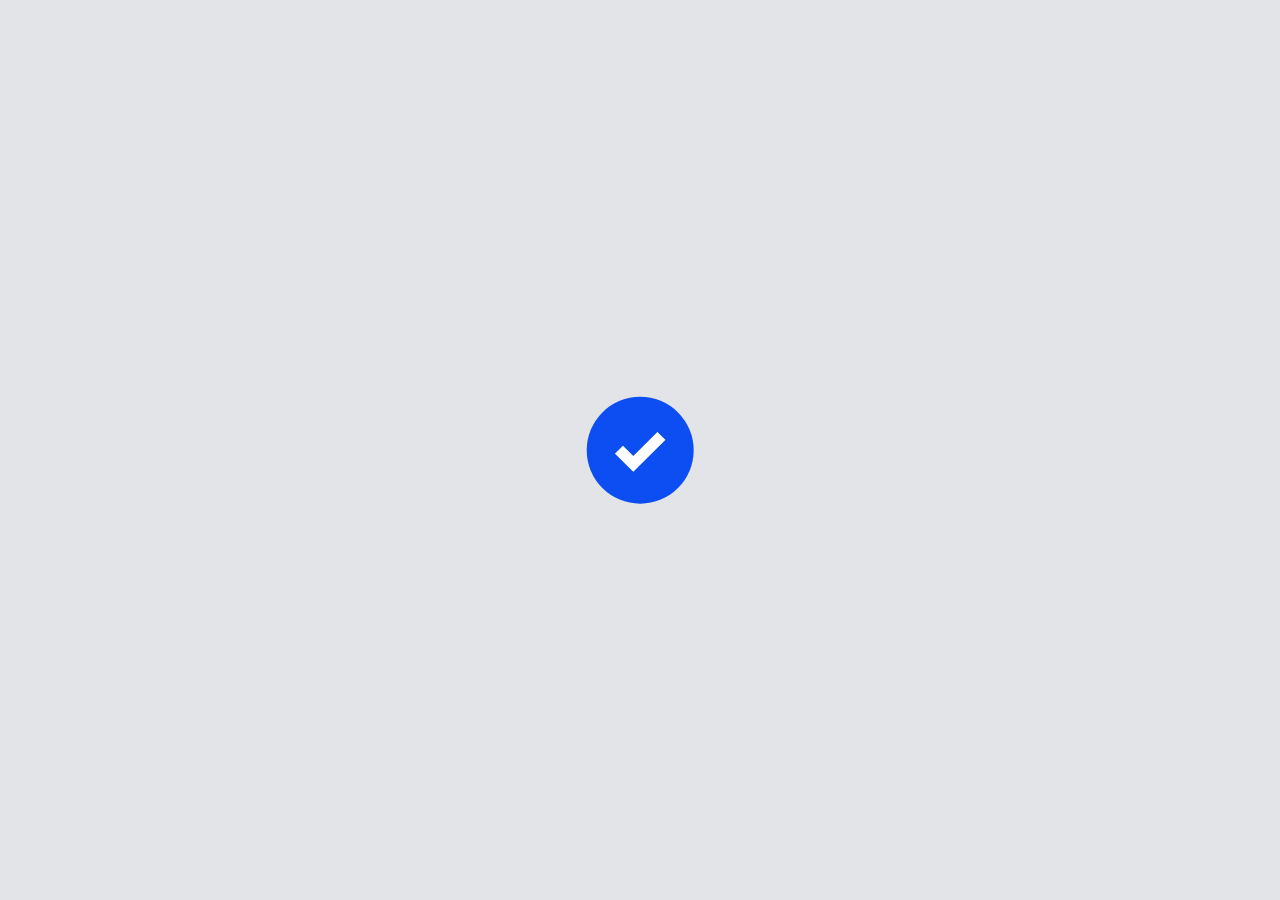
<file: HTMLSVG圆圈打勾动画效果/index.html>
<!DOCTYPE html>
<html lang="en" >
<head>
  <meta charset="UTF-8">
  <title>HTML+SVG圆圈打勾动画效果 www.bootstrapmb.com </title>
  <meta name="viewport" content="width=device-width, initial-scale=1.0, viewport-fit=cover" /><link rel="stylesheet" href="./style.css">

</head>
<body>
<!-- partial:index.partial.html -->
<label class="field">
	<input class="field__checkbox" type="checkbox" checked>
	<span class="field__label">
		<svg class="check" viewBox="0 0 64 64" aria-hidden="true">
			<g transform="translate(32,32)">
				<g stroke-linecap="round" stroke-width="3">
					<polyline class="check__stroke-offset check__stroke-offset--1" stroke="var(--purple)" points="-30 -30,-42 -42" stroke-dasharray="17 17" stroke-dashoffset="17" />
					<polyline class="check__stroke-offset check__stroke-offset--2" stroke="var(--primary)" points="38 -38,54 -54" stroke-dasharray="22.63 22.63" stroke-dashoffset="22.63" />
					<polyline class="check__stroke-offset check__stroke-offset--3" stroke="var(--green)" points="-28 28,-40 40" stroke-dasharray="17 17" stroke-dashoffset="17" />
					<polyline class="check__stroke-offset check__stroke-offset--4" stroke="var(--red)" points="32 32,44 44" stroke-dasharray="17 17" stroke-dashoffset="17" />
				</g>
				<g>
					<circle class="check__move-fade check__move-fade--1" fill="var(--red)" r="3" cx="4" cy="-44" opacity="0" />
					<circle class="check__move-fade check__move-fade--2" fill="var(--primary)" r="3" cx="-44" cy="-8" opacity="0" />
					<circle class="check__move-fade check__move-fade--3" fill="var(--green)" r="3" cx="52" cy="12" opacity="0" />
					<circle class="check__move-fade check__move-fade--4" fill="var(--purple)" r="2" cx="-2" cy="40" opacity="0" />
					<circle class="check__move-fade check__move-fade--5" fill="var(--primary)" r="3" cx="-12" cy="46" opacity="0" />
				</g>
				<g class="check__scale-out" fill="none" stroke="var(--check-outline)" stroke-width="2">
					<circle r="30" />
					<polygon points="-10 -4,-16 2,-4 14,16 -6,10 -12,-4 2" />
				</g>
				<g class="check__fade" opacity="0">
					<circle class="check__scale-in check__scale-in--1" fill="var(--check-bubble)" r="30.9" />
					<circle class="check__scale-in check__scale-in--2" fill="var(--primary)" r="31" />
					<polygon class="check__scale-in check__scale-in--3" fill="var(--white)" stroke="var(--primary)" stroke-width="2" points="-10 -4,-16 2,-4 14,16 -6,10 -12,-4 2" />
				</g>
			</g>
		</svg>
		<span class="field__sr-only">Check circle</span>
	</span>
</label>
<!-- partial -->
  
</body>
</html>
</file>
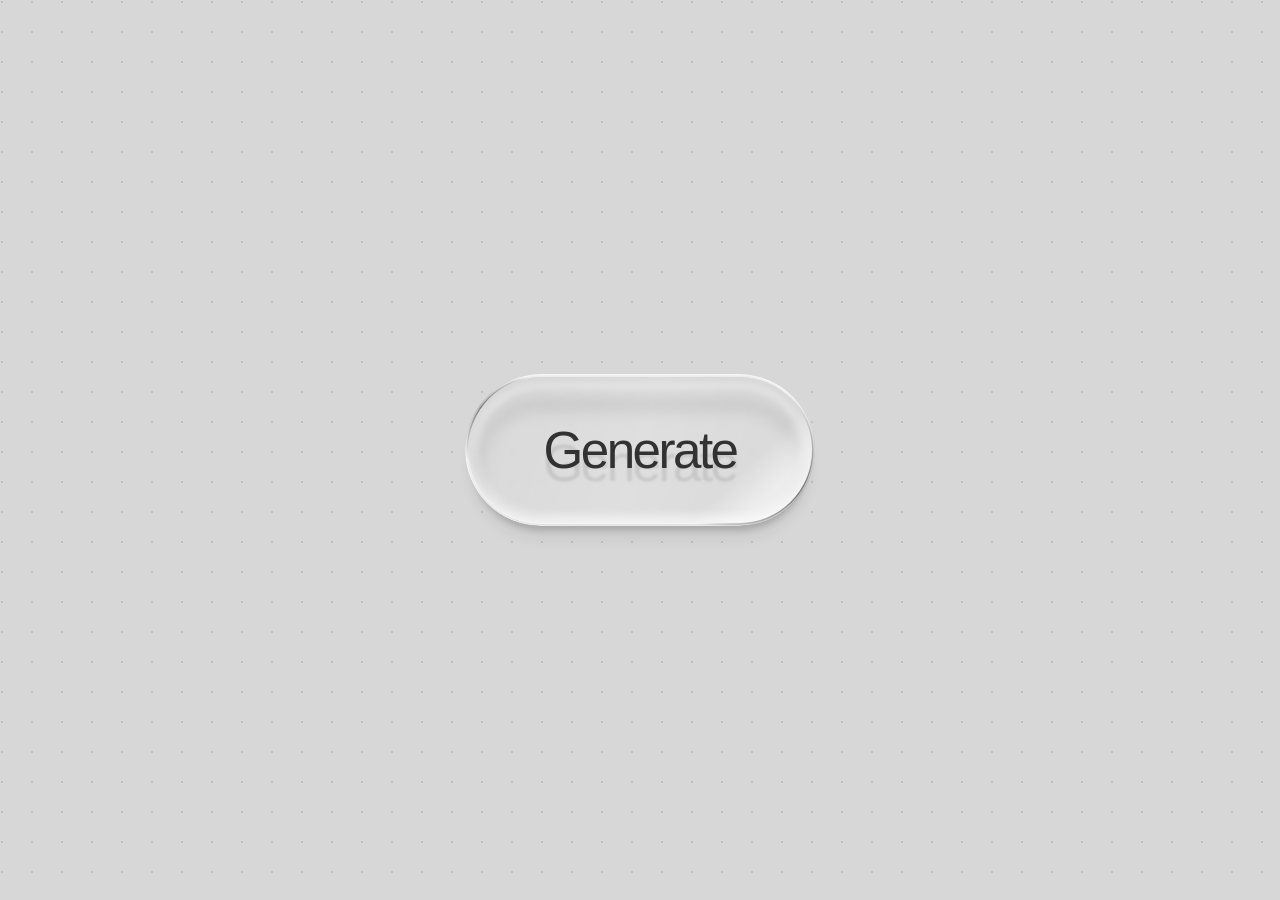
<file: htmlsvg很有玻璃质感的按钮/index.html>
<!DOCTYPE html>
<html lang="en" >
<head>
  <meta charset="UTF-8">
  <title>html+svg很有玻璃质感的按钮 www.bootstrapmb.com </title>
  <link rel="stylesheet" href="./style.css">

</head>
<body>
<!-- partial:index.partial.html -->
<!-- Button -->
<div class="button-wrap">
  <button>
    <span>Generate</span>
  </button>
  <div class="button-shadow"></div>
</div>

<!-- Background -->
<svg style="position: absolute; width: 100%; height: 100%; z-index: 0;" width="100%" height="100%" xmlns="http://www.w3.org/2000/svg">
  <defs>
    <pattern id="dottedGrid" width="30" height="30" patternUnits="userSpaceOnUse">
      <circle cx="2" cy="2" r="1" fill="rgba(0,0,0,0.15)" />
    </pattern>
  </defs>
  <rect width="100%" height="100%" fill="url(#dottedGrid)" />
</svg>
<!-- partial -->
  
</body>
</html>
</file>
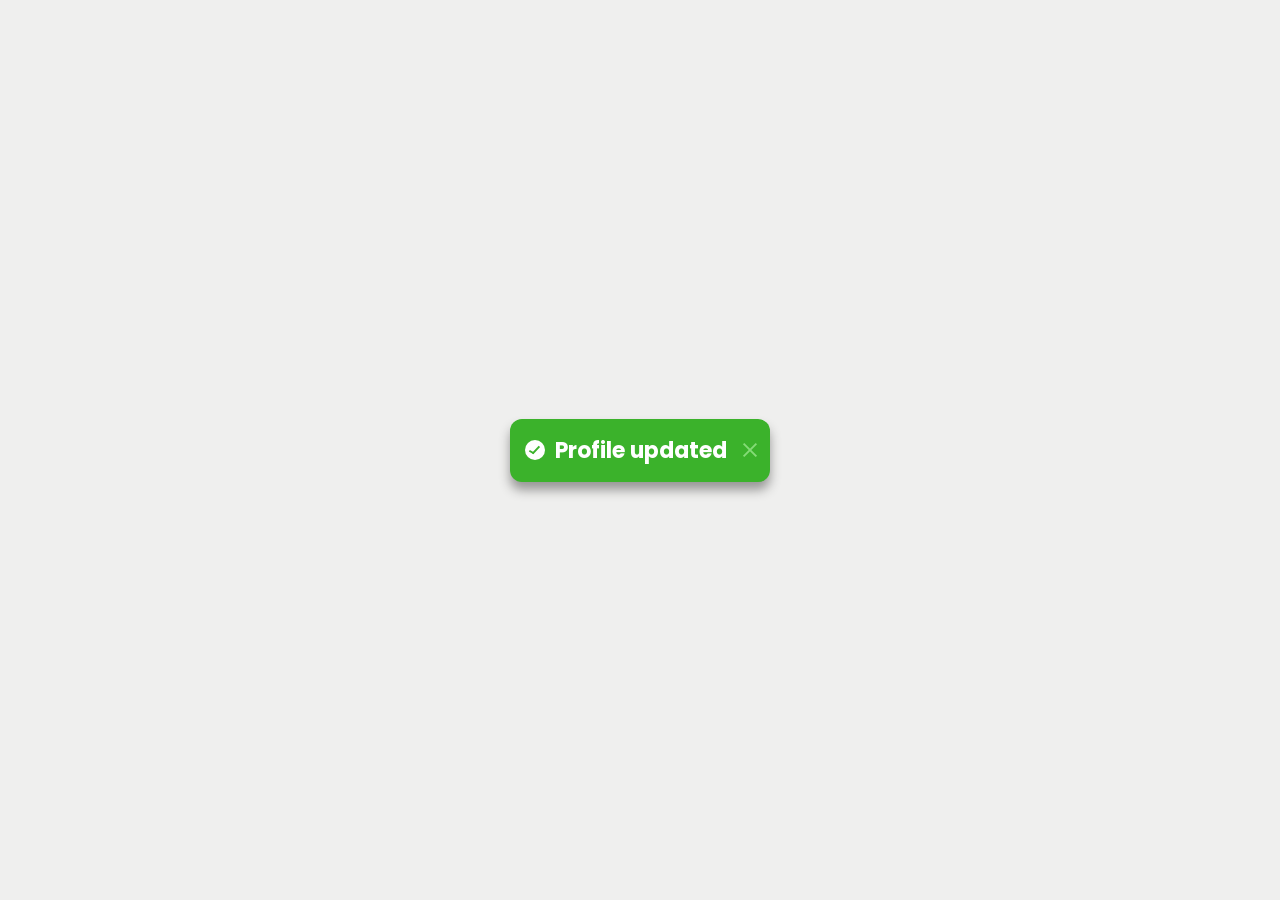
<file: JavaScript动态变化的消息层/index.html>
<!DOCTYPE html>
<html lang="en" >
<head>
  <meta charset="UTF-8">
  <title>JavaScript动态变化的消息层 www.bootstrapmb.com </title>
  <link rel="stylesheet" href="./style.css">

</head>
<body>
<!-- partial:index.partial.html -->
<div class="container">
        <div class="update_box active">
            <div class="loading">
                <span class="loader"></span>
                <h2>Updating your profile...</h2>
            </div>
            <div class="profile_box">
                <span class="tick"></span>
                <h2>Profile updated 
                    <span class="close_icon"></span>
                </h2>
            </div>
        </div>
      
    </div>
<!-- partial -->
  <script  src="./script.js"></script>

</body>
</html>
</file>
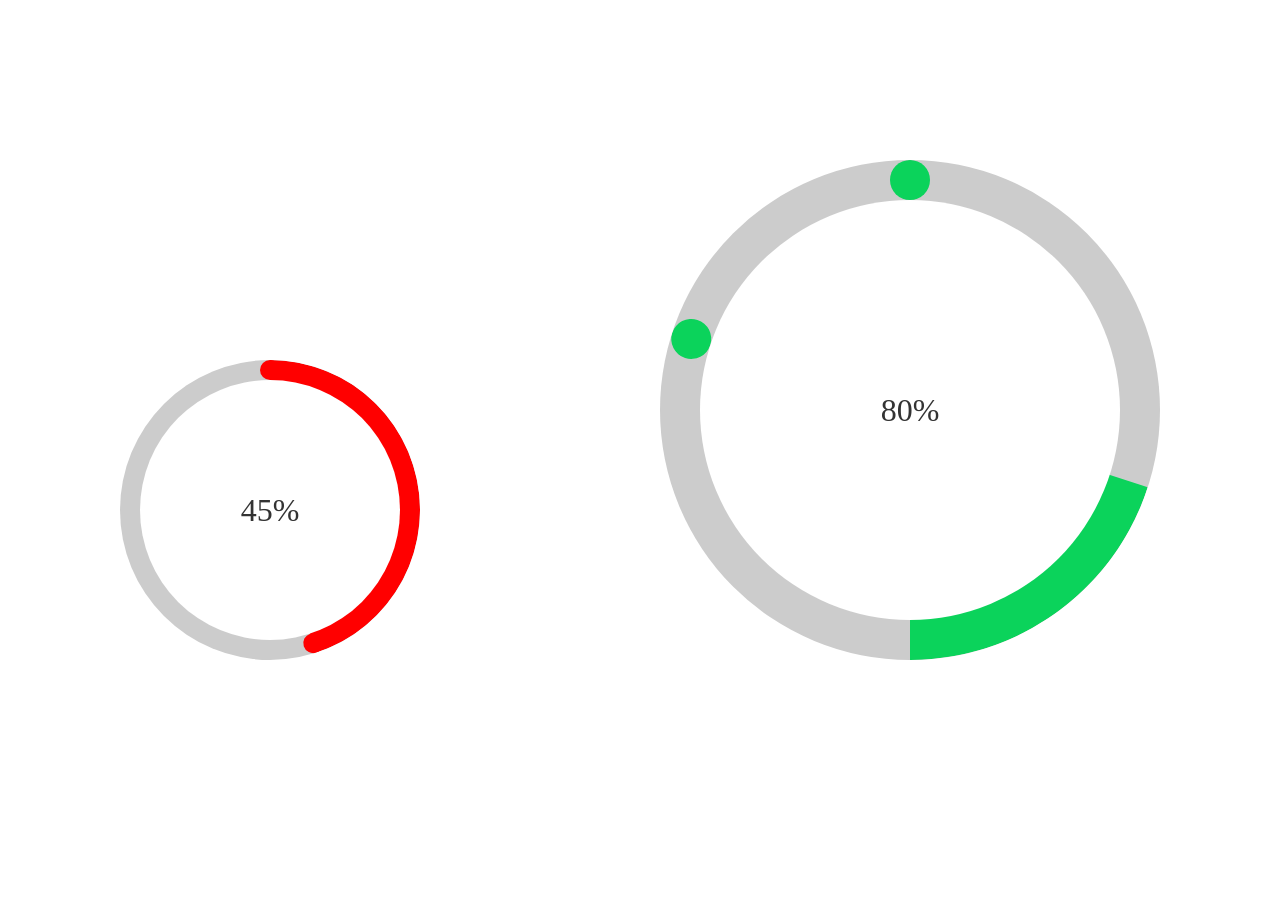
<file: jQuery圆形进度条插件/index.html>
﻿<!DOCTYPE html>
<html lang="en">

<head>
    <meta charset="UTF-8">
    <meta name="viewport" content="width=device-width, initial-scale=1.0">
    <meta http-equiv="X-UA-Compatible" content="ie=edge">
    <title>jQuery圆形进度条插件 www.bootstrapmb.com</title>
    <style>
        * {
            padding: 0;
            margin: 0;
        }

        div {
            box-sizing: border-box;
        }

        .main {
            padding-top: 80px;
        }

        .title {
            text-align: center;
        }

        .box {
            display: flex;
            flex-wrap: wrap;
            align-items: flex-end;
            justify-content: space-around;
            padding-top: 80px;
            margin: 0 auto;
        }

        .demost1,
        .demost2 {
            margin-bottom: 94px;
        }

        .demost1 {
            width: 300px !important;
            height: 300px !important;
        }

        .demost1 .percentage {
            width: 260px !important;
            height: 260px !important;
        }

        .demost2 {
            width: 500px !important;
            height: 500px !important;
        }

        .demost2 .percentage {
            width: 420px !important;
            height: 420px !important;
        }
    </style>
    <!-- 组件样式 -->
    <style>
        .panClip {
            width: 400px;
            height: 400px;
            background-color: #ccc;
            border-radius: 50%;
            position: relative;
            overflow: hidden;
        }

        .panClip .percentage {
            width: 280px;
            height: 280px;
            font-size: 32px;
            color: #333;
            background-color: #fff;
            border-radius: 50%;
            display: flex;
            justify-content: center;
            align-items: center;
            transform: translate(-50%, -50%);
            position: absolute;
            top: 50%;
            left: 50%;
            z-index: 5;
        }

        .panClip .clipBox {
            width: 100%;
            height: 100%;
            position: absolute;
            border-radius: 50%;
            clip-path: polygon(50% 0%, 50% 100%, 100% 100%, 100% 0%);
        }

        .panClip .clipBox .clipLeft,
        .panClip .clipBox .clipRight {
            width: 100%;
            height: 100%;
            border-radius: 50%;
            background-color: #0bd35b;
            position: absolute;
            top: 0px;
            left: 0px;
        }

        .panClip .clipBox .clipLeft {
            clip-path: polygon(0% 0%, 0% 100%, 50% 100%, 50% 0%);
        }

        .panClip .clipBox .clipRight {
            clip-path: polygon(50% 0%, 50% 100%, 100% 100%, 100% 0%);
        }

        .width-none {
            width: 0 !important;
        }

        .clip_none {
            clip-path: none !important;
        }

        .panClip .circular {
            display: none;
            width: 40px;
            height: 40px;
            border-radius: 50%;
            background-color: #0bd35b;
            transform: translateX(-50%);
            position: absolute;
            top: 0px;
            left: 50%;
            z-index: 3;
        }

        .panClip .corest {
            width: 100%;
            height: 100%;
            transition: transform 2s;
            position: absolute;
        }
    </style>
</head>

<body>
    <div class="main">
      
        <div class="box">
            <div class="panClip demost1">
                <div class="clipBox">
                    <div class="clipLeft"></div>
                    <div class="clipRight width-none"></div>
                </div>
                <div class="percentage">0%</div>
                <div class="circular"></div>
                <div class="corest">
                    <div class="circular"></div>
                </div>
            </div>
            <div class="panClip demost2">
                <div class="clipBox">
                    <div class="clipLeft"></div>
                    <div class="clipRight width-none"></div>
                </div>
                <div class="percentage">0%</div>
                <div class="circular"></div>
                <div class="corest">
                    <div class="circular"></div>
                </div>
            </div>
        </div>
    </div>
    <script src="jquery.min.js"></script>
    <script>
        let demost1 = $('.demost1').eq(0);  //获取自定义类名
        let demost2 = $('.demost2').eq(0);
        setTimeout(() => {
            panClip(demost1, 45, 'red');
            panClip(demost2, 80);
        }, 500);
        function panClip(el, percentagest = 0, colort = '#0bd35b', callback) {
            let clipst = el.children('.clipBox'),
                circular = el.find('.circular'),
                percentage = el.children('.percentage'),
                corest = el.children('.corest'),
                clipLeft = clipst.children('.clipLeft'),
                clipRight = clipst.children('.clipRight');
            let sizet = (el.width() - percentage.width()) / 2 + 'px';
            clipLeft.css('background-color', colort);
            circular.css({ width: sizet, height: sizet, 'background-color': colort });
            if (percentagest >= 100) {
                percentagest = 0;
                clipRight.addClass("width-none");
                clipst.removeClass("clip_none");
            } else if (percentagest > 50) {
                setTimeout(() => {
                    clipRight.removeClass("width-none");
                    clipst.addClass("clip_none");
                }, 700);
            }
            if (percentagest > 0) circular.show();
            clipLeft.css({ transition: '2s', transform: `rotate(${3.6 * percentagest}deg` });
            corest.css({ transform: `rotate(${3.6 * percentagest}deg` });
            percentage.html(`${percentagest}%`);
            if (callback) callback();
        }
    </script>
</body>

</html>
</file>
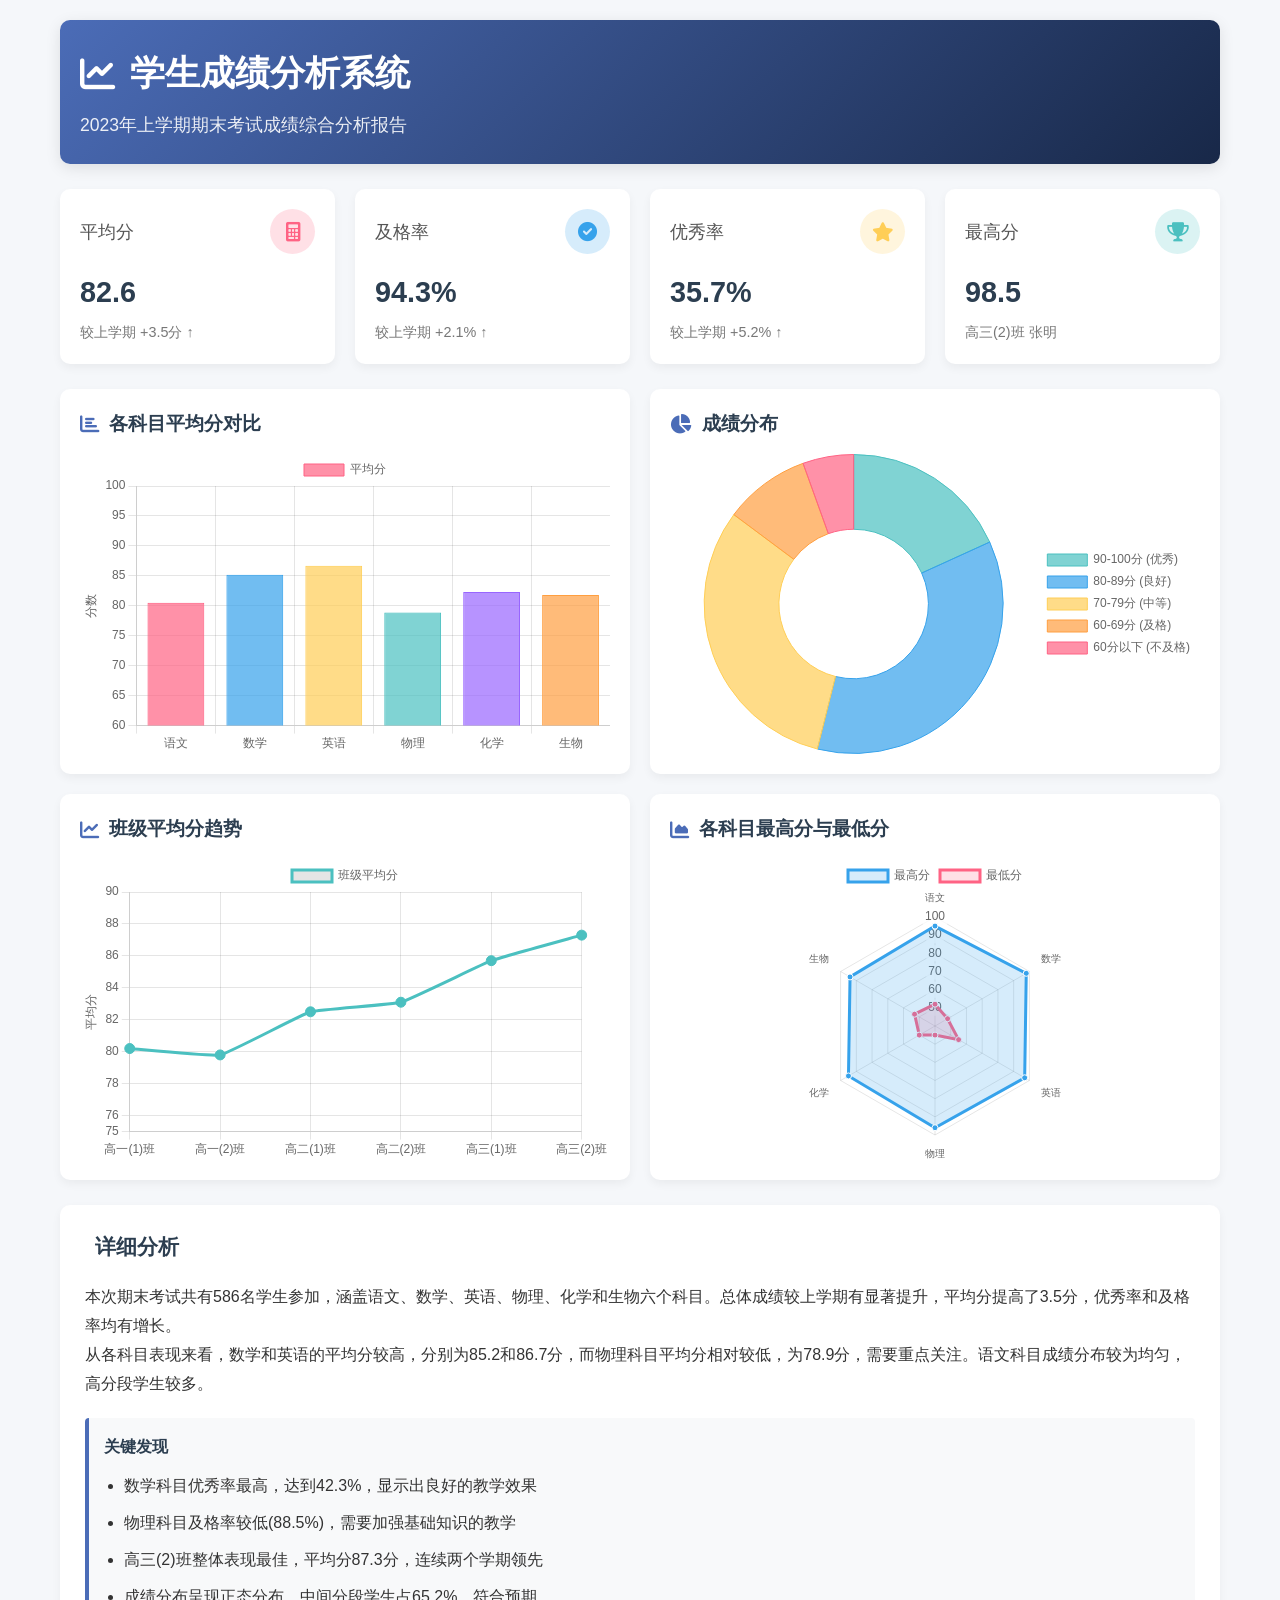
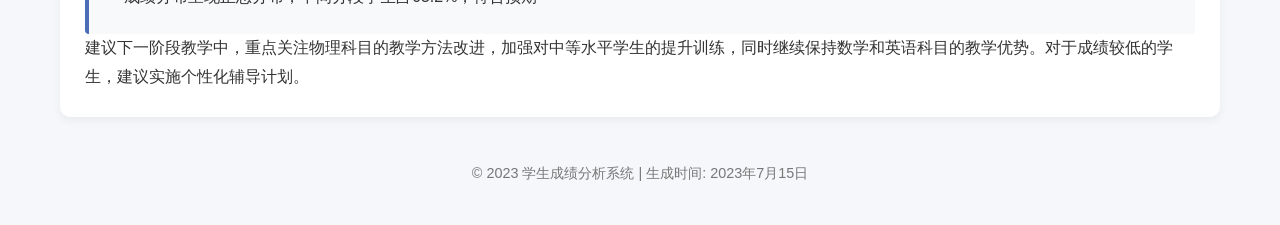
<file: 成绩分析html页面统计图表/index.html>
<!DOCTYPE html>
<html lang="zh-CN">
<head>
    <meta charset="UTF-8">
    <meta name="viewport" content="width=device-width, initial-scale=1.0">
    <title>学生成绩分析系统</title>
    <script src="chart.js"></script>
    <link rel="stylesheet" href="https://cdnjs.cloudflare.com/ajax/libs/font-awesome/6.0.0-beta3/css/all.min.css">
    <link rel="stylesheet" href="css.css">
</head>
<body>
    <div class="container">
        <header>
            <h1><i class="fas fa-chart-line"></i> 学生成绩分析系统</h1>
            <p class="subtitle">2023年上学期期末考试成绩综合分析报告</p>
        </header>
        
        <div class="summary-cards">
            <div class="card">
                <div class="card-header">
                    <div class="card-title">平均分</div>
                    <div class="card-icon grade-0"><i class="fas fa-calculator"></i></div>
                </div>
                <div class="card-content">82.6</div>
                <div class="card-description">较上学期 +3.5分 ↑</div>
            </div>
            
            <div class="card">
                <div class="card-header">
                    <div class="card-title">及格率</div>
                    <div class="card-icon grade-1"><i class="fas fa-check-circle"></i></div>
                </div>
                <div class="card-content">94.3%</div>
                <div class="card-description">较上学期 +2.1% ↑</div>
            </div>
            
            <div class="card">
                <div class="card-header">
                    <div class="card-title">优秀率</div>
                    <div class="card-icon grade-2"><i class="fas fa-star"></i></div>
                </div>
                <div class="card-content">35.7%</div>
                <div class="card-description">较上学期 +5.2% ↑</div>
            </div>
            
            <div class="card">
                <div class="card-header">
                    <div class="card-title">最高分</div>
                    <div class="card-icon grade-3"><i class="fas fa-trophy"></i></div>
                </div>
                <div class="card-content">98.5</div>
                <div class="card-description">高三(2)班 张明</div>
            </div>
        </div>
        
        <div class="charts-container">
            <div class="chart-card">
                <h3 class="chart-title"><i class="fas fa-chart-bar"></i> 各科目平均分对比</h3>
                <div class="chart-container">
                    <canvas id="subjectScoresChart"></canvas>
                </div>
            </div>
            
            <div class="chart-card">
                <h3 class="chart-title"><i class="fas fa-chart-pie"></i> 成绩分布</h3>
                <div class="chart-container">
                    <canvas id="scoreDistributionChart"></canvas>
                </div>
            </div>
            
            <div class="chart-card">
                <h3 class="chart-title"><i class="fas fa-chart-line"></i> 班级平均分趋势</h3>
                <div class="chart-container">
                    <canvas id="classTrendChart"></canvas>
                </div>
            </div>
            
            <div class="chart-card">
                <h3 class="chart-title"><i class="fas fa-chart-area"></i> 各科目最高分与最低分</h3>
                <div class="chart-container">
                    <canvas id="highLowChart"></canvas>
                </div>
            </div>
        </div>
        
        <div class="detailed-analysis">
            <h3 class="analysis-title"><i class="fas fa-analytics"></i> 详细分析</h3>
            <div class="analysis-content">
                <p>本次期末考试共有586名学生参加，涵盖语文、数学、英语、物理、化学和生物六个科目。总体成绩较上学期有显著提升，平均分提高了3.5分，优秀率和及格率均有增长。</p>
                
                <p>从各科目表现来看，数学和英语的平均分较高，分别为85.2和86.7分，而物理科目平均分相对较低，为78.9分，需要重点关注。语文科目成绩分布较为均匀，高分段学生较多。</p>
                
                <div class="key-findings">
                    <h4>关键发现</h4>
                    <ul>
                        <li>数学科目优秀率最高，达到42.3%，显示出良好的教学效果</li>
                        <li>物理科目及格率较低(88.5%)，需要加强基础知识的教学</li>
                        <li>高三(2)班整体表现最佳，平均分87.3分，连续两个学期领先</li>
                        <li>成绩分布呈现正态分布，中间分段学生占65.2%，符合预期</li>
                    </ul>
                </div>
                
                <p>建议下一阶段教学中，重点关注物理科目的教学方法改进，加强对中等水平学生的提升训练，同时继续保持数学和英语科目的教学优势。对于成绩较低的学生，建议实施个性化辅导计划。</p>
            </div>
        </div>
        
        <footer>
            <p>© 2023 学生成绩分析系统 | 生成时间: 2023年7月15日</p>
        </footer>
    </div>

    <script src="js.js"></script>
</body>
</html>
</file>
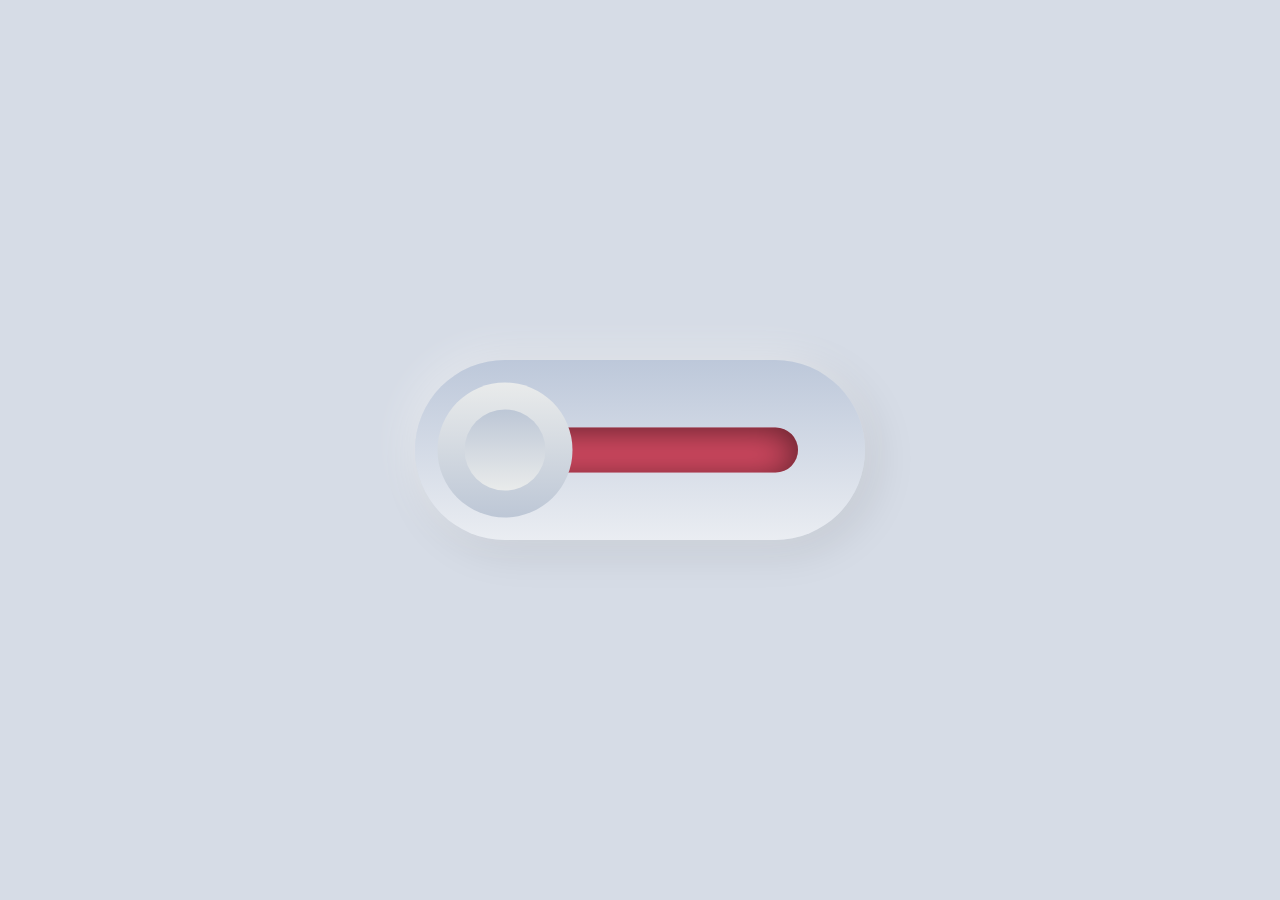
<file: 拟态开关HTMLCSS/index.html>
<!DOCTYPE html>
<html lang="zh-CN">

<head>

  <meta charset="UTF-8">
  <meta name="viewport" content="width=device-width, initial-scale=1.0, user-scalable=no">

  <title>22 - </title>

  <link rel="stylesheet" href="./css/index.css">

</head>

<body>

  <div class="box">
    <input type="checkbox" id="checkbox">
    <label for="checkbox"></label>
  </div>

</body>

</html>
</file>
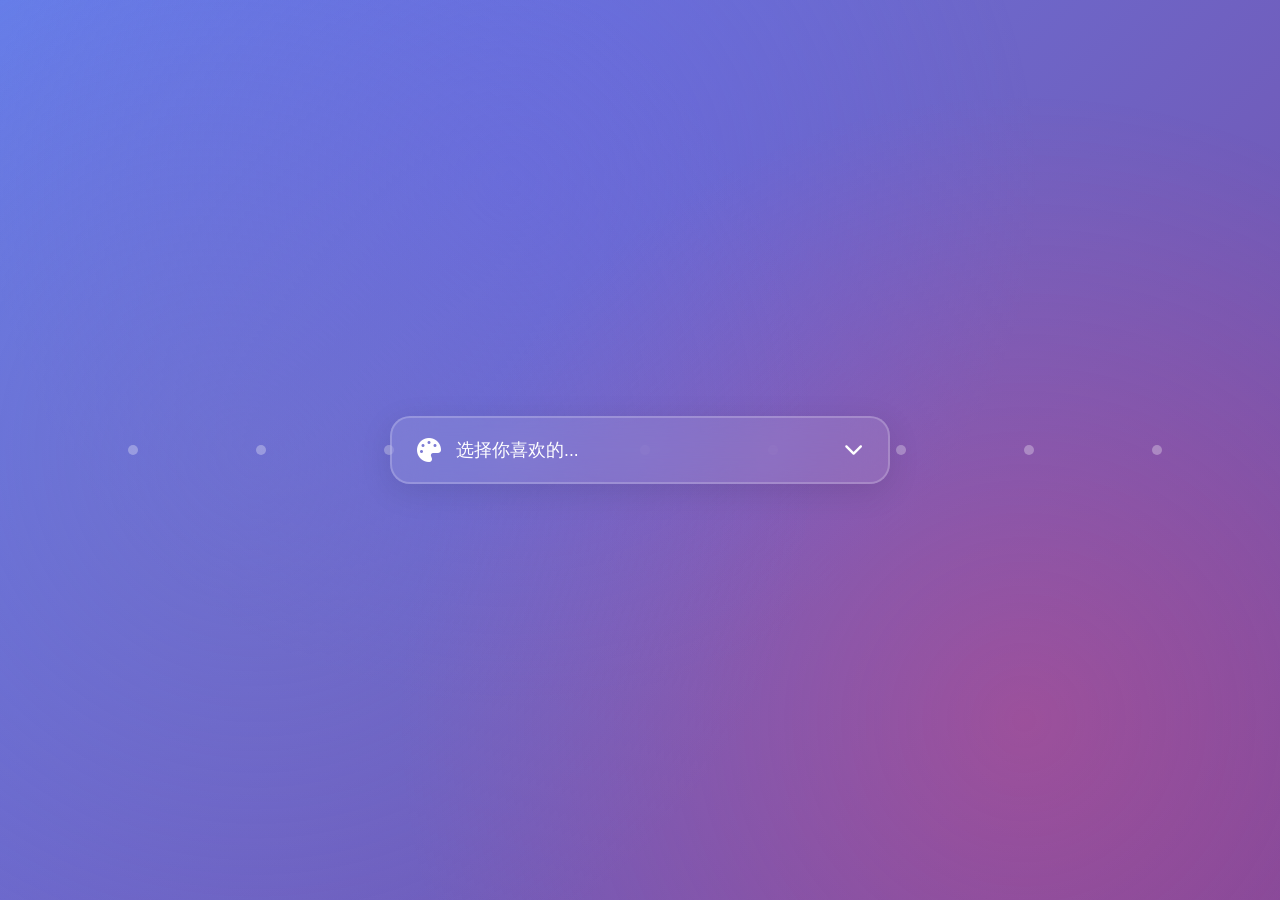
<file: 时尚的select下拉选择菜单/index.html>
<!DOCTYPE html>
<html lang="en">

  <head>
    <meta charset="UTF-8">
    <title>Select Menu</title>
        <meta charset="UTF-8">
    <meta name="viewport" content="width=device-width, initial-scale=1.0">
    <title>Custom Select Menu</title>
    <link rel="stylesheet" href="https://cdnjs.cloudflare.com/ajax/libs/font-awesome/6.4.0/css/all.min.css"><link rel="stylesheet" href="./style.css">

  </head>
    
  <body>
  <!-- Floating Particles -->
<div class="particle" style="left: 10%; animation-delay: 0s;"></div>
<div class="particle" style="left: 20%; animation-delay: 1s;"></div>
<div class="particle" style="left: 30%; animation-delay: 2s;"></div>
<div class="particle" style="left: 40%; animation-delay: 3s;"></div>
<div class="particle" style="left: 50%; animation-delay: 4s;"></div>
<div class="particle" style="left: 60%; animation-delay: 5s;"></div>
<div class="particle" style="left: 70%; animation-delay: 2.5s;"></div>
<div class="particle" style="left: 80%; animation-delay: 3.5s;"></div>
<div class="particle" style="left: 90%; animation-delay: 4.5s;"></div>

<div class="container">
  
  <div class="custom-select">
    <!-- Select Trigger -->
    <div class="select-trigger">
      <div class="selected-option">
        <i class="fas fa-palette"></i>
        <span>选择你喜欢的...</span>
      </div>
      <i class="fas fa-chevron-down arrow"></i>
    </div>

    <!-- Dropdown -->
    <div class="dropdown">
      <!-- Search Box -->
      <div class="search-box">
        <input type="text" placeholder="Search options..." id="searchInput">
        <i class="fas fa-search"></i>
      </div>

      <!-- Options Container -->
      <div class="options-container">
        <div class="option" data-value="design" data-icon="fa-palette">
          <i class="fas fa-palette" style="color: #f43f5e;"></i>
          <span>Design & Creativity</span>
        </div>
        <div class="option" data-value="code" data-icon="fa-code">
          <i class="fas fa-code" style="color: #3b82f6;"></i>
          <span>Code & Development</span>
        </div>
        <div class="option" data-value="rocket" data-icon="fa-rocket">
          <i class="fas fa-rocket" style="color: #8b5cf6;"></i>
          <span>Launch & Deploy</span>
        </div>
        <div class="option" data-value="heart" data-icon="fa-heart">
          <i class="fas fa-heart" style="color: #ec4899;"></i>
          <span>Love & Passion</span>
        </div>
        <div class="option" data-value="star" data-icon="fa-star">
          <i class="fas fa-star" style="color: #fbbf24;"></i>
          <span>Premium Quality</span>
        </div>
        <div class="option" data-value="fire" data-icon="fa-fire">
          <i class="fas fa-fire" style="color: #f97316;"></i>
          <span>Hot & Trending</span>
        </div>
        <div class="option" data-value="crown" data-icon="fa-crown">
          <i class="fas fa-crown" style="color: #eab308;"></i>
          <span>Premium Elite</span>
        </div>
        <div class="option" data-value="gem" data-icon="fa-gem">
          <i class="fas fa-gem" style="color: #06b6d4;"></i>
          <span>Precious Gems</span>
        </div>
        <div class="option" data-value="bolt" data-icon="fa-bolt">
          <i class="fas fa-bolt" style="color: #eab308;"></i>
          <span>Lightning Fast</span>
        </div>
        <div class="option" data-value="music" data-icon="fa-music">
          <i class="fas fa-music" style="color: #a855f7;"></i>
          <span>Music & Sound</span>
        </div>
        <div class="option" data-value="camera" data-icon="fa-camera">
          <i class="fas fa-camera" style="color: #14b8a6;"></i>
          <span>Photo & Video</span>
        </div>
        <div class="option" data-value="gamepad" data-icon="fa-gamepad">
          <i class="fas fa-gamepad" style="color: #6366f1;"></i>
          <span>Gaming Zone</span>
        </div>
        <div class="option" data-value="coffee" data-icon="fa-coffee">
          <i class="fas fa-coffee" style="color: #92400e;"></i>
          <span>Coffee & Chill</span>
        </div>
        <div class="option" data-value="plane" data-icon="fa-plane">
          <i class="fas fa-plane" style="color: #0ea5e9;"></i>
          <span>Travel & Adventure</span>
        </div>
        <div class="option" data-value="shield" data-icon="fa-shield-alt">
          <i class="fas fa-shield-alt" style="color: #10b981;"></i>
          <span>Security & Protection</span>
        </div>
      </div>

      <!-- No Results Message -->
      <div class="no-results">
        <i class="fas fa-search"></i>
        <p>No results found!</p>
      </div>
    </div>
  </div>
</div>
    <script  src="./script.js"></script>

  </body>
  
</html>
</file>
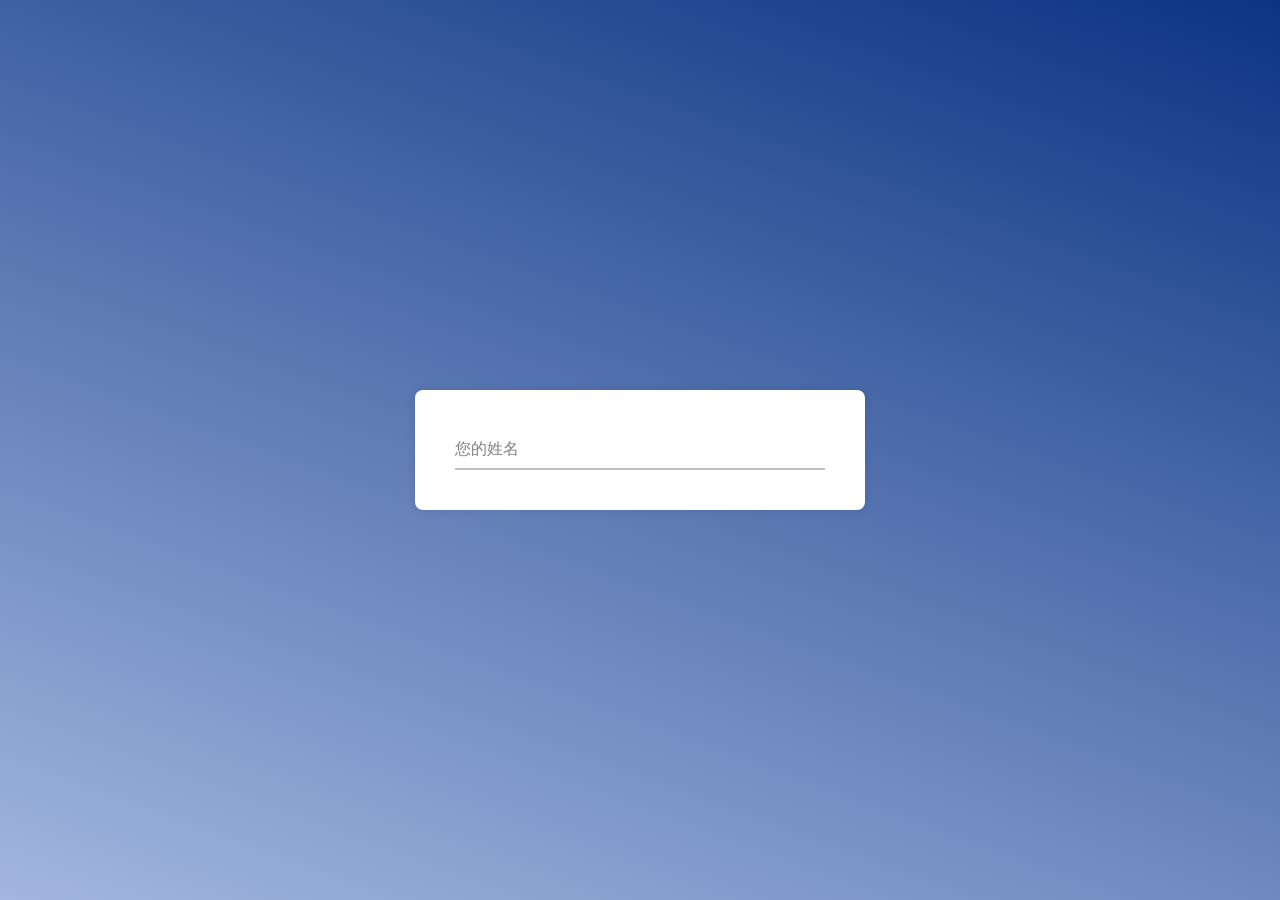
<file: 有点小酷的input输入动画/index.html>
<!DOCTYPE html>
<html>

<head>
    <meta http-equiv="content-type" content="text/html; charset=utf-8">
    <meta name="viewport" content="width=device-width,initial-scale=1,maximum-scale=1,user-scalable=no">

    <title>有点小酷的input输入动画</title>
    <link rel="stylesheet" href="css.css">
</head>

<body>
    <div class="wrapper">
        <div class="input-data">
            <input type="text" required>
            <div class="underline"></div>
            <label>您的姓名</label>
        </div>
    </div>
</body>

</html>
</file>
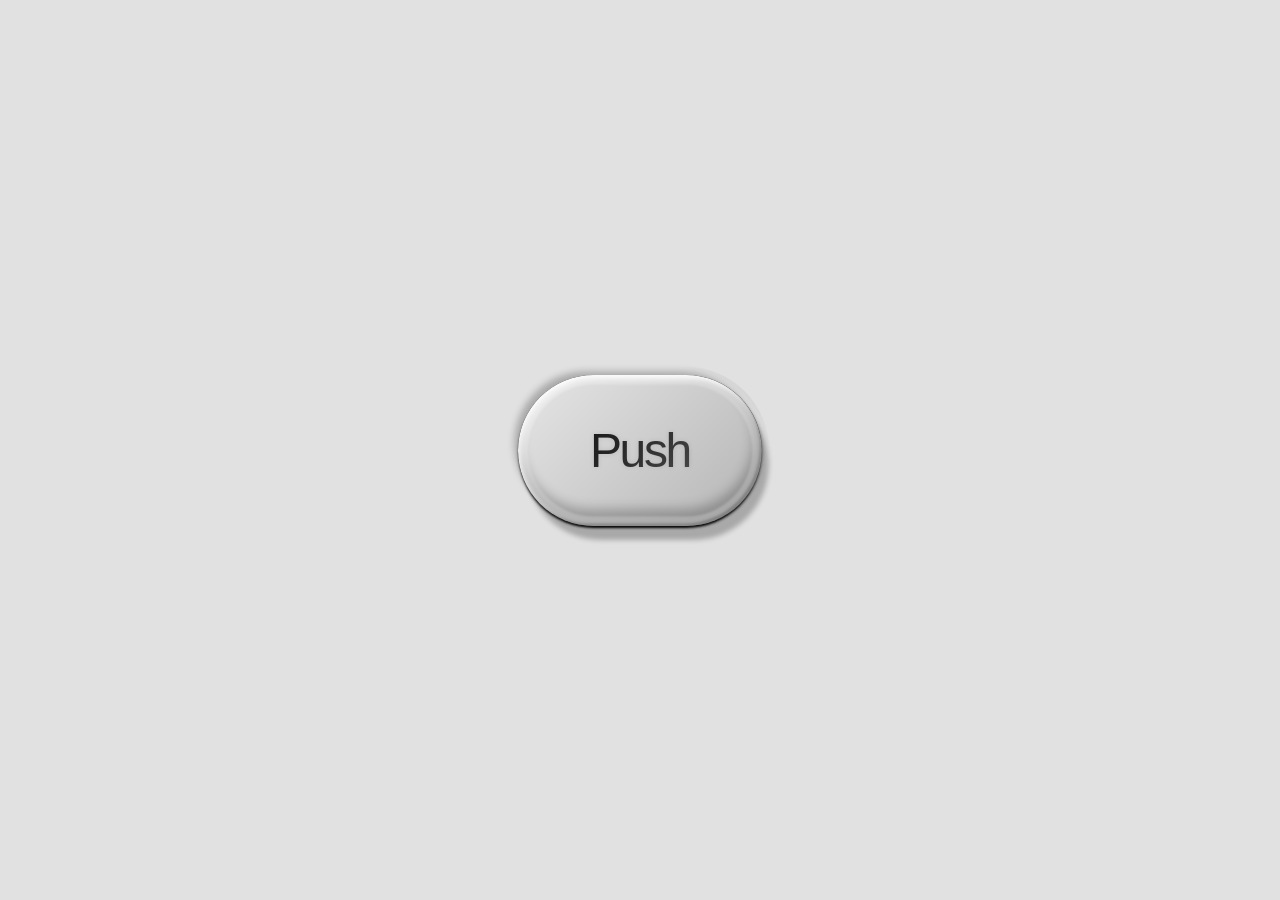
<file: 立体感按钮按压效果/index.html>
<!DOCTYPE html>
<html lang="en" >
<head>
  <meta charset="UTF-8">
  <title>Push Button</title>
  <link rel="stylesheet" href="./style.css">

</head>
<body>
<!-- partial:index.partial.html -->
<button>
  <div class="button-outer">
    <div class="button-inner">
      <span>Push</span>
    </div>
  </div>
</button>
<!-- partial -->
  
</body>
</html>
</file>
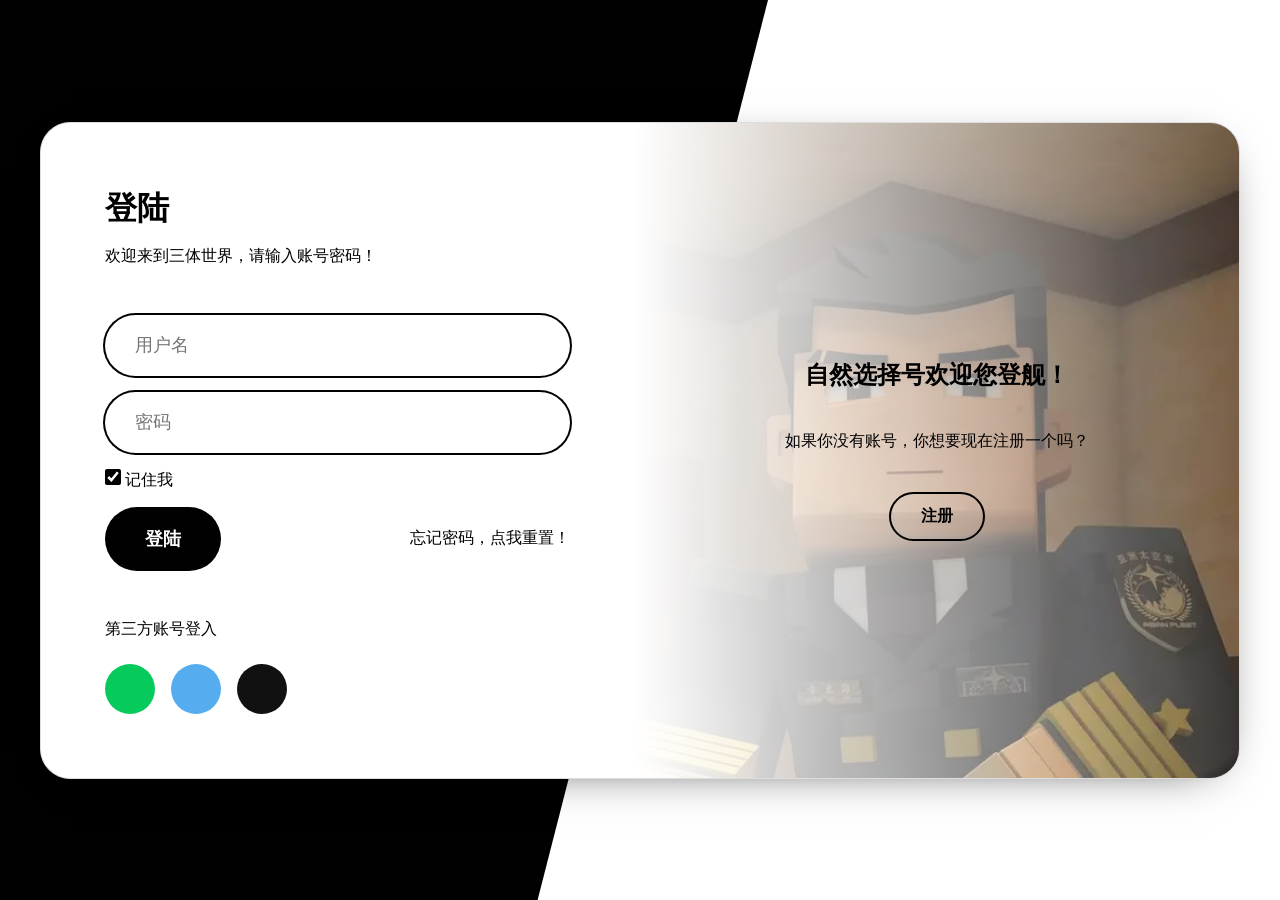
<file: 自适用设计的HTML登录页面/index.html>
<!DOCTYPE html>
<html lang="en">
  <head>
    <meta charset="UTF-8" />
    <meta http-equiv="X-UA-Compatible" content="IE=edge" />
    <meta name="viewport" content="width=device-width, initial-scale=1.0" />
  
    <link rel="stylesheet" href="style.css" />
    <title>我的三体</title>
  </head>
  <body>
    <div class="login-card">
      <div class="column">
        <h1>登陆</h1>
        <p>欢迎来到三体世界，请输入账号密码！</p>
        <form>
          <div class="form-item">
            <input type="text" class="form-element" placeholder="用户名" />
          </div>
          <div class="form-item">
            <input type="password" class="form-element" placeholder="密码" />
          </div>
          <div class="form-checkbox-item">
            <input type="checkbox" id="rememberMe" checked />
            <label for="rememberMe">记住我</label>
          </div>
          <div class="flex">
            <button type="button">登陆</button>
            <a href="#">忘记密码，点我重置！</a>
          </div>
          <p style="margin-top: 3rem; margin-bottom: 1.5rem">第三方账号登入</p>
          <div class="social-buttons">
            <a href="#" class="wechat">
              <i class="bi bi-wechat"></i>
            </a>
            <a href="#" class="twitter">
              <i class="bi bi-twitter"></i>
            </a>
            <a href="#" class="github">
              <i class="bi bi-github"></i>
            </a>
          </div>
        </form>
      </div>
      <div class="column">
        <h2>自然选择号欢迎您登舰！</h2>
        <p>如果你没有账号，你想要现在注册一个吗？</p>
        <a href="#">注册</a>
      </div>
    </div>
  </body>
</html>
</file>
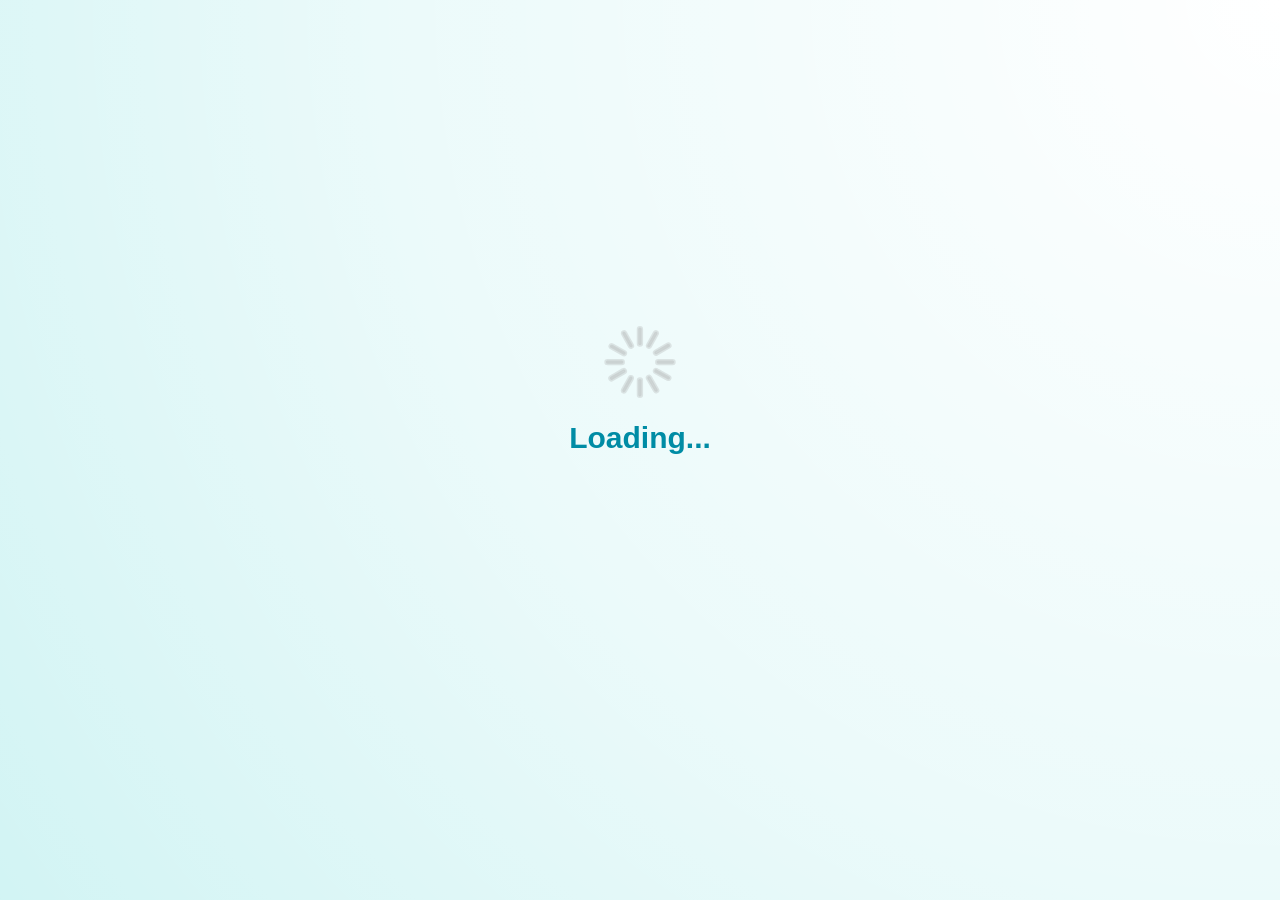
<file: 转圈loading加载动画效果/index.html>
<!DOCTYPE html>
<html lang="en">

  <head>
    <meta charset="UTF-8">
    <title>Loading</title>
 
<link rel="stylesheet" href="./style.css">

  </head>
    
  <body>
 


<div class="loading js-loading">
  <div class="loading__inner">
    <div class="loading__contents">
 
      <div class="loading__main">
        <svg class="loading__loader" xmlns="http://www.w3.org/2000/svg" viewBox="0 0 114.8 115.8" role="status" aria-label="Loading">
          <path class="loading__bar" style="--i:0"  d="M57.3,2.5h0c1.4,0,2.6,1.2,2.6,2.6v23c0,1.4-1.2,2.6-2.6,2.6h0c-1.4,0-2.6-1.2-2.6-2.6V5.1c0-1.4,1.2-2.6,2.6-2.6Z"/>
          <path class="loading__bar" style="--i:1"  d="M84.2,9.4h0c1.3.7,1.7,2.3,1,3.5l-11.2,20.1c-.7,1.3-2.3,1.7-3.5,1h0c-1.3-.7-1.7-2.3-1-3.5l11.2-20.1c.7-1.3,2.3-1.7,3.5-1Z"/>
          <path class="loading__bar" style="--i:2"  d="M105.3,30.1h0c.7,1.2.3,2.8-1,3.6l-19.9,11.5c-1.2.7-2.8.3-3.6-1h0c-.7-1.2-.3-2.8,1-3.6l19.9-11.5c1.2-.7,2.8-.3,3.6,1Z"/>
          <path class="loading__bar" style="--i:3"  d="M112.3,58h0c0,1.4-1.2,2.6-2.6,2.6h-23c-1.4,0-2.6-1.2-2.6-2.6h0c0-1.4,1.2-2.6,2.6-2.6h23c1.4,0,2.6,1.2,2.6,2.6Z"/>
          <path class="loading__bar" style="--i:4"  d="M105.3,84.8h0c-.7,1.3-2.3,1.7-3.5,1l-20.1-11.2c-1.3-.7-1.7-2.3-1-3.5h0c.7-1.3,2.3-1.7,3.5-1l20.1,11.2c1.3.7,1.7,2.3,1,3.5Z"/>
          <path class="loading__bar" style="--i:5"  d="M84.6,105.6h0c-1.2.7-2.8.3-3.6-1l-11.5-19.9c-.7-1.2-.3-2.8,1-3.6h0c1.2-.7,2.8-.3,3.6,1l11.5,19.9c.7,1.2.3,2.8-1,3.6Z"/>
          <path class="loading__bar" style="--i:6"  d="M57.3,85.1h0c1.4,0,2.6,1.2,2.6,2.6v23c0,1.4-1.2,2.6-2.6,2.6h0c-1.4,0-2.6-1.2-2.6-2.6v-23c0-1.4,1.2-2.6,2.6-2.6Z"/>
          <path class="loading__bar" style="--i:7"  d="M44,81.5h0c1.3.7,1.7,2.3,1,3.5l-11.2,20.1c-.7,1.3-2.3,1.7-3.5,1h0c-1.3-.7-1.7-2.3-1-3.5l11.2-20.1c.7-1.3,2.3-1.7,3.5-1Z"/>
          <path class="loading__bar" style="--i:8"  d="M33.7,71.3h0c.7,1.2.3,2.8-1,3.6l-19.9,11.5c-1.2.7-2.8.3-3.6-1h0c-.7-1.2-.3-2.8,1-3.6l19.9-11.5c1.2-.7,2.8-.3,3.6,1Z"/>
          <rect class="loading__bar" style="--i:9"  x="2.5" y="55.4" width="28.2" height="5.2" rx="2.6" ry="2.6"/>
          <path class="loading__bar" style="--i:10" d="M34,45h0c-.7,1.3-2.3,1.7-3.5,1l-20.1-11.2c-1.3-.7-1.7-2.3-1-3.5h0c.7-1.3,2.3-1.7,3.5-1l20.1,11.2c1.3.7,1.7,2.3,1,3.5Z"/>
          <path class="loading__bar" style="--i:11" d="M33.9,10.4l11.2,20.1c.7,1.3.3,2.8-1,3.5h0c-1.3.7-2.8.2-3.5-1l-11.2-20.1c-.7-1.3-.3-2.8,1-3.5h0c1.3-.7,2.8-.2,3.5,1Z"/>
        </svg>
        
        <p class="loading__text js-split-text">Loading...</p>
      </div>
      
      <svg class="loading__logo" id="_レイヤー_2" xmlns="http://www.w3.org/2000/svg" viewBox="0 0 611.92 78" role="img" aria-label="Next">
        <defs>
          <style>
            .cls-1{fill:#b1b5b5;}
            .cls-2{fill:#a21f2d;}
            .cls-3{fill:#b1b5b5;}
          </style>
        </defs>

        <g id="_レイヤー_2-2" class="loading__next-mark">
          <path class="cls-2" d="M175.68,39.77c0,5.34-1.04,9.84-3.12,13.5-2.08,3.66-4.88,6.44-8.41,8.32-3.53,1.88-7.47,2.82-11.81,2.82s-8.32-.95-11.84-2.85c-3.52-1.9-6.32-4.68-8.39-8.34-2.07-3.66-3.1-8.15-3.1-13.46s1.03-9.84,3.1-13.5c2.07-3.66,4.87-6.43,8.39-8.32,3.52-1.88,7.47-2.82,11.84-2.82s8.28.94,11.81,2.82c3.53,1.88,6.33,4.66,8.41,8.32,2.08,3.66,3.12,8.16,3.12,13.5ZM162.28,39.77c0-2.87-.38-5.3-1.14-7.27-.76-1.98-1.87-3.47-3.35-4.5-1.48-1.02-3.29-1.53-5.45-1.53s-3.97.51-5.45,1.53c-1.48,1.02-2.59,2.52-3.35,4.5s-1.14,4.4-1.14,7.27.38,5.3,1.14,7.27c.76,1.98,1.87,3.48,3.35,4.5,1.48,1.02,3.29,1.53,5.45,1.53s3.97-.51,5.45-1.53c1.48-1.02,2.59-2.52,3.35-4.5.76-1.97,1.14-4.4,1.14-7.27Z"/>
          <path class="cls-2" d="M195.37,63.1h-17.95V16.45h17.76c4.8,0,8.95.93,12.45,2.79,3.5,1.86,6.2,4.53,8.11,8.02,1.9,3.48,2.86,7.66,2.86,12.51s-.95,9.03-2.85,12.52-4.59,6.16-8.06,8.02c-3.48,1.86-7.59,2.79-12.32,2.79ZM190.09,52.35h4.83c2.31,0,4.28-.37,5.91-1.12s2.88-2.03,3.73-3.85c.86-1.82,1.29-4.36,1.29-7.61s-.44-5.78-1.31-7.61c-.87-1.82-2.15-3.11-3.82-3.85-1.68-.74-3.73-1.11-6.16-1.11h-4.46v25.14Z"/>
          <path class="cls-2" d="M220.33,63.1V16.45h33.62v10.2h-20.95v8.01h19.22v10.2h-19.22v8.02h20.86v10.2h-33.53Z"/>
          <path class="cls-1" d="M257.95,45.24v-10.93l33.89-13.57v11.48l-21.59,7.47.36-.55v1.28l-.36-.55,21.59,7.47v11.48l-33.89-13.57Z"/>
          <path class="cls-1" d="M357.12,45.24l-33.89,13.57v-11.48l21.59-7.47-.36.55v-1.28l.36.55-21.59-7.47v-11.48l33.89,13.57v10.93Z"/>
          <path class="cls-2" d="M402.95,16.45v46.64h-10.57l-16.85-24.51h-.27v24.51h-12.66V16.45h10.75l16.58,24.41h.36v-24.41h12.66Z"/>
          <path class="cls-2" d="M406.01,63.1V16.45h33.62v10.2h-20.95v8.01h19.22v10.2h-19.22v8.02h20.86v10.2h-33.53Z"/>
          <path class="cls-2" d="M455.96,16.45l7.65,13.57h.36l7.74-13.57h14.12l-13.94,23.32,14.48,23.32h-14.48l-7.93-13.85h-.36l-7.92,13.85h-14.39l14.3-23.32-13.85-23.32h14.21Z"/>
          <path class="cls-2" d="M496.92,16.45l7.65,13.57h.36l7.74-13.57h14.12l-13.94,23.32,14.48,23.32h-14.48l-7.93-13.85h-.36l-7.92,13.85h-14.39l14.3-23.32-13.85-23.32h14.21Z"/>
          <path class="cls-2" d="M557.09,16.7h13.02v30.73c0,3.65-.87,6.81-2.61,9.47-1.74,2.66-4.17,4.72-7.27,6.16-3.11,1.44-6.72,2.17-10.82,2.17s-7.76-.72-10.87-2.17c-3.11-1.44-5.53-3.5-7.25-6.16-1.73-2.66-2.59-5.82-2.59-9.47v-30.73h13.02v29.61c0,1.48.33,2.81.98,3.97.66,1.16,1.57,2.07,2.73,2.73,1.16.65,2.49.98,3.97.98s2.83-.33,3.98-.98c1.15-.66,2.06-1.57,2.72-2.73.65-1.16.98-2.49.98-3.97v-29.61Z"/>
          <path class="cls-2" d="M598.99,30.9c-.13-1.54-.7-2.74-1.72-3.6-1.02-.86-2.58-1.29-4.66-1.29-1.32,0-2.4.16-3.24.47-.84.32-1.46.74-1.86,1.28s-.61,1.15-.62,1.85c-.03.57.07,1.08.31,1.54s.62.86,1.14,1.22,1.19.69,2.01.98,1.79.55,2.91.79l3.88.83c2.62.55,4.86,1.29,6.72,2.19,1.86.91,3.39,1.98,4.57,3.2,1.19,1.22,2.06,2.6,2.62,4.12s.85,3.19.86,4.99c-.02,3.11-.79,5.74-2.33,7.9-1.54,2.16-3.74,3.8-6.6,4.92-2.86,1.12-6.29,1.69-10.29,1.69s-7.7-.61-10.75-1.82c-3.06-1.22-5.43-3.09-7.11-5.63-1.69-2.53-2.54-5.78-2.55-9.74h12.2c.08,1.45.44,2.66,1.09,3.65.65.99,1.56,1.73,2.74,2.24,1.18.51,2.58.76,4.22.76,1.37,0,2.52-.17,3.44-.51s1.62-.81,2.1-1.41.72-1.29.74-2.06c-.02-.72-.25-1.36-.71-1.91s-1.2-1.04-2.23-1.48-2.43-.85-4.18-1.23l-4.71-1.02c-4.19-.91-7.49-2.43-9.9-4.56-2.41-2.13-3.61-5.05-3.59-8.74-.02-3,.79-5.63,2.41-7.89,1.62-2.26,3.88-4.02,6.77-5.28s6.2-1.89,9.94-1.89,7.12.64,9.91,1.92,4.94,3.08,6.46,5.39c1.52,2.32,2.28,5.02,2.3,8.12h-12.29Z"/>
          <path class="cls-1" d="M321.26,16.58l-15.03,49.13h-10.66l15.03-49.13h10.66Z"/>
          <path class="cls-2" d="M101.75,62.14c-2.94-.99-5.51-2.5-7.71-4.51-2.21-2.01-3.93-4.54-5.17-7.6-1.24-3.05-1.86-6.67-1.86-10.85,0-3.72.48-6.96,1.45-9.74.97-2.77,2.29-5.12,3.96-7.03,1.67-1.91,3.55-3.47,5.65-4.7,2.1-1.22,4.31-2.1,6.62-2.63,2.31-.53,4.6-.8,6.86-.8,4.58,0,8.49.8,11.75,2.4,3.26,1.6,5.75,3.89,7.47,6.88l-7.77,7.27s-.34-.72-.87-1.39c-1.35-1.24-2.85-2.06-4.52-2.48-1.67-.41-3.42-.62-5.25-.62-1.72,0-3.39.3-5.01.91-5.2,1.95-7.31,7.43-6.87,12.99.34,4.38,2.46,8.62,6.54,10.59,2.39,1.15,5.21,1.37,7.81,1.01,1.33-.19,2.66-.54,3.89-1.09,1.13-.5,4.04-2.67,4.06-2.67l7.43,7.5c-2.32,3.04-5.02,5.14-8.12,6.3-3.1,1.16-6.74,1.74-10.94,1.74-3.34,0-6.47-.5-9.41-1.49Z"/>
          <path class="cls-2" d="M52.79,57.26c-7.88-6.75-16.59-12.98-26.09-18.65,10.17-5.91,19.01-12.04,26.1-18.53,6.76,5.79,15.97,12.03,27.2,18.59-10.01,5.8-19.12,11.96-27.21,18.59ZM42.7,38.64c3.52,1.59,6.87,3.95,10.02,7.16,3.16-2.92,6.61-5.35,10.43-7.13-4.05-1.98-7.61-4.3-10.44-7.14-2.4,2.43-5.85,4.79-10.01,7.1Z"/>
          <path class="cls-3" d="M52.79,78C34.32,62.61,16.71,49.33,0,38.83,19.59,26.46,37.11,13.42,52.79,0c-.43,4.03-.5,7.93-.03,11.66-11.66,9.4-24.06,18.5-37.13,27.34,12.31,8.12,24.71,17.38,37.17,27.54-.46,3.6-.44,7.43,0,11.45Z"/>
        </g>
      </svg>

    </div>
  </div>
</div>
    <script  src="./script.js"></script>

  </body>
  
</html>
</file>
<file: HTMLSVG圆圈打勾动画效果/style.css>
* {
  border: 0;
  box-sizing: border-box;
  margin: 0;
  padding: 0;
}

:root {
  --hue: 223;
  --sat: 10%;
  --bg: hsl(var(--hue),var(--sat),90%);
  --fg: hsl(var(--hue),var(--sat),10%);
  --primary: hsl(var(--hue),90%,50%);
  --green: hsl(150,90%,40%);
  --red: hsl(0,90%,50%);
  --purple: hsl(270,90%,60%);
  --white: hsl(0,0%,100%);
  --light-gray1: hsl(var(--hue),var(--sat),85%);
  --light-gray2: hsl(var(--hue),var(--sat),65%);
  --dark-gray1: hsl(var(--hue),var(--sat),35%);
  --dark-gray2: hsl(var(--hue),var(--sat),15%);
  --check-bubble: var(--light-gray1);
  --check-outline: var(--light-gray2);
  --trans-dur: 0.3s;
  font-size: clamp(1rem,0.95rem + 0.25vw,1.25rem);
}

body {
  background-color: var(--bg);
  color: var(--fg);
  display: flex;
  font: 1em/1.5 sans-serif;
  height: 100vh;
  transition: background-color var(--trans-dur), color var(--trans-dur);
}

.check {
  overflow: visible;
  pointer-events: none;
  width: 6em;
  height: auto;
}
.check circle,
.check polygon {
  transition: fill var(--trans-dur), stroke var(--trans-dur);
}
.check__move-fade, .check__scale-in, .check__scale-out, .check__stroke-offset {
  animation-duration: 1s;
  animation-timing-function: cubic-bezier(0.37, 0, 0.63, 1);
  animation-fill-mode: forwards;
}
.check__fade {
  transition: opacity var(--trans-dur);
}
.check__move-fade {
  animation-timing-function: cubic-bezier(0.61, 1, 0.88, 1);
}

.field {
  display: flex;
  margin: auto;
  /*
  Checked state for check circle

  For the best practical use (e.g. onboarding), replace `&__checkbox:checked + &__label` with a class that should trigger the animation, which can be set by component state in your JS framework.
  */
}
.field, .field__checkbox {
  -webkit-tap-highlight-color: transparent;
}
.field__checkbox {
  -webkit-appearance: none;
  appearance: none;
}
.field__label {
  cursor: pointer;
  display: flex;
  gap: 0.5em;
  align-items: center;
}
.field__checkbox:checked + .field__label .check__fade {
  opacity: 1;
  transition-duration: 0s;
}
.field__checkbox:checked + .field__label .check__move-fade--1 {
  animation-name: move-fade1;
}
.field__checkbox:checked + .field__label .check__move-fade--2 {
  animation-name: move-fade2;
}
.field__checkbox:checked + .field__label .check__move-fade--3 {
  animation-name: move-fade3;
}
.field__checkbox:checked + .field__label .check__move-fade--4 {
  animation-name: move-fade4;
}
.field__checkbox:checked + .field__label .check__move-fade--5 {
  animation-name: move-fade5;
}
.field__checkbox:checked + .field__label .check__scale-in {
  transform: scale(1);
}
.field__checkbox:checked + .field__label .check__scale-in--1 {
  animation-name: scale-in1;
}
.field__checkbox:checked + .field__label .check__scale-in--2 {
  animation-name: scale-in2;
}
.field__checkbox:checked + .field__label .check__scale-in--3 {
  animation-name: scale-in3;
}
.field__checkbox:checked + .field__label .check__scale-out {
  animation-name: scale-out;
}
.field__checkbox:checked + .field__label .check__stroke-offset--1 {
  animation-name: stroke-offset1;
}
.field__checkbox:checked + .field__label .check__stroke-offset--2 {
  animation-name: stroke-offset2;
}
.field__checkbox:checked + .field__label .check__stroke-offset--3 {
  animation-name: stroke-offset3;
}
.field__checkbox:checked + .field__label .check__stroke-offset--4 {
  animation-name: stroke-offset4;
}
.field__sr-only {
  overflow: hidden;
  position: absolute;
  width: 1px;
  height: 1px;
}

/* Dark theme */
@media (prefers-color-scheme: dark) {
  :root {
    --bg: hsl(var(--hue),var(--sat),10%);
    --fg: hsl(var(--hue),var(--sat),90%);
    --check-bubble: var(--dark-gray2);
    --check-outline: var(--dark-gray1);
  }
}
/* Animations */
@keyframes move-fade1 {
  from {
    animation-timing-function: steps(1, end);
    opacity: 0;
    transform: translate(0, 16px);
  }
  31% {
    opacity: 1;
    transform: translate(0, 16px);
  }
  75% {
    opacity: 1;
    transform: translate(0, 0);
  }
  92.75%, to {
    opacity: 0;
    transform: translate(0, 0);
  }
}
@keyframes move-fade2 {
  from {
    animation-timing-function: steps(1, end);
    opacity: 0;
    transform: translate(22px, 0);
  }
  35.25% {
    opacity: 1;
    transform: translate(22px, 0);
  }
  75% {
    opacity: 1;
    transform: translate(0, 0);
  }
  92.75%, to {
    opacity: 0;
    transform: translate(0, 0);
  }
}
@keyframes move-fade3 {
  from {
    animation-timing-function: steps(1, end);
    opacity: 0;
    transform: translate(-27px, 0);
  }
  44% {
    opacity: 1;
    transform: translate(-27px, 0);
  }
  82.25% {
    opacity: 1;
    transform: translate(0, 0);
  }
  to {
    opacity: 0;
    transform: translate(0, 0);
  }
}
@keyframes move-fade4 {
  from {
    animation-timing-function: steps(1, end);
    opacity: 0;
    transform: translate(0, -11px);
  }
  44% {
    opacity: 1;
    transform: translate(0, -11px);
  }
  82.25% {
    opacity: 1;
    transform: translate(0, 0);
  }
  to {
    opacity: 0;
    transform: translate(0, 0);
  }
}
@keyframes move-fade5 {
  from {
    animation-timing-function: steps(1, end);
    opacity: 0;
    transform: translate(0, -23px);
  }
  22% {
    opacity: 1;
    transform: translate(0, -23px);
  }
  61.75% {
    opacity: 1;
    transform: translate(0, 0);
  }
  79.5%, to {
    opacity: 0;
    transform: translate(0, 0);
  }
}
@keyframes scale-in1 {
  from {
    transform: scale(0);
  }
  26.5%, to {
    transform: scale(1);
  }
}
@keyframes scale-in2 {
  from, 13.25% {
    transform: scale(0);
  }
  44% {
    transform: scale(1.05);
  }
  48.5%, to {
    transform: scale(1);
  }
}
@keyframes scale-in3 {
  from, 35.25% {
    transform: scale(0);
  }
  66.25% {
    transform: scale(1.05);
  }
  70.5%, to {
    transform: scale(1);
  }
}
@keyframes scale-out {
  from {
    transform: scale(1);
  }
  31%, to {
    transform: scale(0);
  }
}
@keyframes stroke-offset1 {
  from, 20.5% {
    stroke-dashoffset: 17;
  }
  41% {
    stroke-dashoffset: 0;
  }
  61.75%, to {
    stroke-dashoffset: -17;
  }
}
@keyframes stroke-offset2 {
  from, 29.5% {
    stroke-dashoffset: 22.63;
  }
  50% {
    stroke-dashoffset: 0;
  }
  70.5%, to {
    stroke-dashoffset: -22.63;
  }
}
@keyframes stroke-offset3 {
  from, 38% {
    stroke-dashoffset: 17;
  }
  58.75% {
    stroke-dashoffset: 0;
  }
  79.5%, to {
    stroke-dashoffset: -17;
  }
}
@keyframes stroke-offset4 {
  from, 22% {
    stroke-dashoffset: 17;
  }
  42.75% {
    stroke-dashoffset: 0;
  }
  63.25%, to {
    stroke-dashoffset: -17;
  }
}
</file>
<file: htmlsvg很有玻璃质感的按钮/style.css>
/* Defs */
@property --angle-1 {
  syntax: "<angle>";
  inherits: false;
  initial-value: -75deg;
}

@property --angle-2 {
  syntax: "<angle>";
  inherits: false;
  initial-value: -45deg;
}

:root {
  --global--size: clamp(2rem, 4vw, 5rem);
  --anim--hover-time: 400ms;
  --anim--hover-ease: cubic-bezier(0.25, 1, 0.5, 1);
}

/* Base Styles */
body {
  width: 100%;
  height: 100vh;
  margin: 0;
  padding: 0;
  display: flex;
  align-items: center;
  justify-content: center;
  font-size: var(--global--size);
  background-color: rgba(215, 215, 215, 1);
  font-family: "Inter", sans-serif;
  -webkit-font-smoothing: antialiased;
  -moz-osx-font-smoothing: grayscale;
  overflow: hidden;
}

/* ========== BUTTON ========== */

/* Button Wrap Container */
.button-wrap {
  position: relative;
  z-index: 2;
  border-radius: 999vw;
  background: transparent;
  pointer-events: none;
  transition: all var(--anim--hover-time) var(--anim--hover-ease);
}

/* Button Shadow Container */
.button-shadow {
  --shadow-cuttoff-fix: 2em;
  position: absolute;
  width: calc(100% + var(--shadow-cuttoff-fix));
  height: calc(100% + var(--shadow-cuttoff-fix));
  top: calc(0% - var(--shadow-cuttoff-fix) / 2);
  left: calc(0% - var(--shadow-cuttoff-fix) / 2);
  filter: blur(clamp(2px, 0.125em, 12px));
  -webkit-filter: blur(clamp(2px, 0.125em, 12px));
  -moz-filter: blur(clamp(2px, 0.125em, 12px));
  -ms-filter: blur(clamp(2px, 0.125em, 12px));
  overflow: visible;
  pointer-events: none;
}

/* Shadow */
.button-shadow::after {
  content: "";
  position: absolute;
  z-index: 0;
  inset: 0;
  border-radius: 999vw;
  background: linear-gradient(180deg, rgba(0, 0, 0, 0.2), rgba(0, 0, 0, 0.1));
  width: calc(100% - var(--shadow-cuttoff-fix) - 0.25em);
  height: calc(100% - var(--shadow-cuttoff-fix) - 0.25em);
  top: calc(var(--shadow-cuttoff-fix) - 0.5em);
  left: calc(var(--shadow-cuttoff-fix) - 0.875em);
  padding: 0.125em;
  box-sizing: border-box;
  mask: linear-gradient(#000 0 0) content-box, linear-gradient(#000 0 0);
  mask-composite: exclude;
  transition: all var(--anim--hover-time) var(--anim--hover-ease);
  overflow: visible;
  opacity: 1;
}

/* ========== BUTTON BASE STYLES ========== */

button {
  /* Basic Styling */
  --border-width: clamp(1px, 0.0625em, 4px);
  all: unset;
  cursor: pointer;
  position: relative;
  -webkit-tap-highlight-color: rgba(0, 0, 0, 0);
  pointer-events: auto;
  z-index: 3;
  background: linear-gradient(
    -75deg,
    rgba(255, 255, 255, 0.05),
    rgba(255, 255, 255, 0.2),
    rgba(255, 255, 255, 0.05)
  );
  border-radius: 999vw;
  box-shadow: inset 0 0.125em 0.125em rgba(0, 0, 0, 0.05),
    inset 0 -0.125em 0.125em rgba(255, 255, 255, 0.5),
    0 0.25em 0.125em -0.125em rgba(0, 0, 0, 0.2),
    0 0 0.1em 0.25em inset rgba(255, 255, 255, 0.2),
    0 0 0 0 rgba(255, 255, 255, 1);
  backdrop-filter: blur(clamp(1px, 0.125em, 4px));
  -webkit-backdrop-filter: blur(clamp(1px, 0.125em, 4px));
  -moz-backdrop-filter: blur(clamp(1px, 0.125em, 4px));
  -ms-backdrop-filter: blur(clamp(1px, 0.125em, 4px));
  transition: all var(--anim--hover-time) var(--anim--hover-ease);
}

button:hover {
  transform: scale(0.975);
  backdrop-filter: blur(0.01em);
  -webkit-backdrop-filter: blur(0.01em);
  -moz-backdrop-filter: blur(0.01em);
  -ms-backdrop-filter: blur(0.01em);
  box-shadow: inset 0 0.125em 0.125em rgba(0, 0, 0, 0.05),
    inset 0 -0.125em 0.125em rgba(255, 255, 255, 0.5),
    0 0.15em 0.05em -0.1em rgba(0, 0, 0, 0.25),
    0 0 0.05em 0.1em inset rgba(255, 255, 255, 0.5),
    0 0 0 0 rgba(255, 255, 255, 1);
}

/* Button Text */
button span {
  position: relative;
  display: block;
  user-select: none;
  -webkit-user-select: none;
  -moz-user-select: none;
  -ms-user-select: none;
  font-family: "Inter", sans-serif;
  letter-spacing: -0.05em;
  font-weight: 500;
  font-size: 1em;
  color: rgba(50, 50, 50, 1);
  -webkit-font-smoothing: antialiased;
  -moz-osx-font-smoothing: grayscale;
  text-shadow: 0em 0.25em 0.05em rgba(0, 0, 0, 0.1);
  transition: all var(--anim--hover-time) var(--anim--hover-ease);
  padding-inline: 1.5em;
  padding-block: 0.875em;
}

button:hover span {
  text-shadow: 0.025em 0.025em 0.025em rgba(0, 0, 0, 0.12);
}

/* Text */
button span::after {
  content: "";
  display: block;
  position: absolute;
  z-index: 1;
  width: calc(100% - var(--border-width)); /* Prevent overlapping border */
  height: calc(100% - var(--border-width));
  top: calc(0% + var(--border-width) / 2);
  left: calc(0% + var(--border-width) / 2);
  box-sizing: border-box;
  border-radius: 999vw;
  overflow: clip;
  background: linear-gradient(
    var(--angle-2),
    rgba(255, 255, 255, 0) 0%,
    rgba(255, 255, 255, 0.5) 40% 50%,
    rgba(255, 255, 255, 0) 55%
  );
  z-index: 3;
  mix-blend-mode: screen;
  pointer-events: none;
  background-size: 200% 200%;
  background-position: 0% 50%;
  background-repeat: no-repeat;
  transition: background-position calc(var(--anim--hover-time) * 1.25)
      var(--anim--hover-ease),
    --angle-2 calc(var(--anim--hover-time) * 1.25) var(--anim--hover-ease);
}

button:hover span::after {
  background-position: 25% 50%;
}

button:active span::after {
  background-position: 50% 15%;
  --angle-2: -15deg;
}

/* Touch Devices */
@media (hover: none) and (pointer: coarse) {
  button span::after,
  button:active span::after {
    --angle-2: -45deg;
  }
}

/* ========== BUTTON OUTLINE ========== */

/* Outline */
button::after {
  content: "";
  position: absolute;
  z-index: 1;
  inset: 0;
  border-radius: 999vw;
  width: calc(100% + var(--border-width));
  height: calc(100% + var(--border-width));
  top: calc(0% - var(--border-width) / 2);
  left: calc(0% - var(--border-width) / 2);
  padding: var(--border-width);
  box-sizing: border-box;
  background: conic-gradient(
      from var(--angle-1) at 50% 50%,
      rgba(0, 0, 0, 0.5),
      rgba(0, 0, 0, 0) 5% 40%,
      rgba(0, 0, 0, 0.5) 50%,
      rgba(0, 0, 0, 0) 60% 95%,
      rgba(0, 0, 0, 0.5)
    ),
    linear-gradient(180deg, rgba(255, 255, 255, 0.5), rgba(255, 255, 255, 0.5));
  mask: linear-gradient(#000 0 0) content-box, linear-gradient(#000 0 0);
  mask-composite: exclude;
  transition: all var(--anim--hover-time) var(--anim--hover-ease),
    --angle-1 500ms ease;
  box-shadow: inset 0 0 0 calc(var(--border-width) / 2) rgba(255, 255, 255, 0.5);
}

button:hover::after {
  --angle-1: -125deg;
}

button:active::after {
  --angle-1: -75deg;
}

@media (hover: none) and (pointer: coarse) {
  button::after,
  button:hover::after,
  button:active::after {
    --angle-1: -75deg;
  }
}

/* Shadow Hover */
.button-wrap:has(button:hover) .button-shadow {
  filter: blur(clamp(2px, 0.0625em, 6px));
  -webkit-filter: blur(clamp(2px, 0.0625em, 6px));
  -moz-filter: blur(clamp(2px, 0.0625em, 6px));
  -ms-filter: blur(clamp(2px, 0.0625em, 6px));
  transition: filter var(--anim--hover-time) var(--anim--hover-ease);
}

.button-wrap:has(button:hover) .button-shadow::after {
  top: calc(var(--shadow-cuttoff-fix) - 0.875em);
  opacity: 1;
}

/* Rotation */
.button-wrap:has(button:active) {
  transform: rotate3d(1, 0, 0, 25deg);
}

.button-wrap:has(button:active) button {
  box-shadow: inset 0 0.125em 0.125em rgba(0, 0, 0, 0.05),
    inset 0 -0.125em 0.125em rgba(255, 255, 255, 0.5),
    0 0.125em 0.125em -0.125em rgba(0, 0, 0, 0.2),
    0 0 0.1em 0.25em inset rgba(255, 255, 255, 0.2),
    0 0.225em 0.05em 0 rgba(0, 0, 0, 0.05),
    0 0.25em 0 0 rgba(255, 255, 255, 0.75),
    inset 0 0.25em 0.05em 0 rgba(0, 0, 0, 0.15);
}

.button-wrap:has(button:active) .button-shadow {
  filter: blur(clamp(2px, 0.125em, 12px));
  -webkit-filter: blur(clamp(2px, 0.125em, 12px));
  -moz-filter: blur(clamp(2px, 0.125em, 12px));
  -ms-filter: blur(clamp(2px, 0.125em, 12px));
}

.button-wrap:has(button:active) .button-shadow::after {
  top: calc(var(--shadow-cuttoff-fix) - 0.5em);
  opacity: 0.75;
}

.button-wrap:has(button:active) span {
  text-shadow: 0.025em 0.25em 0.05em rgba(0, 0, 0, 0.12);
}
</file>
<file: JavaScript动态变化的消息层/style.css>
@import url('https://fonts.googleapis.com/css2?family=Poppins:ital,wght@0,100;0,200;0,300;0,400;0,500;0,600;0,700;0,800;0,900;1,100;1,200;1,300;1,400;1,500;1,600;1,700;1,800;1,900&display=swap');
body{
    margin: 0px;
    font-family: "Poppins", serif;
    background: #EFEFEE;
}
.container{
    position: relative;
    max-width: 500px;
    width: 100%;
    margin: 0px auto;
    min-height: 100vh;
    display: flex;
    align-items: center;
    justify-content: center;
}
.update_box{
    position: relative;
    width: 350px;
    display: flex;
    align-items: center;
    padding: 15px;
    box-sizing: border-box;
    text-align: center;
    margin: 0px auto;
    background: #000;
    color: #fff;
    border-radius: 12px;
    box-shadow: 0px 8px 10.5px #979796;
    transition: all .3s linear;
}
.update_box.done{
    background: #3BB22B;
    width: 260px;
}
.update_box.active{
    transform: translateY(100px);
    opacity: 0;
}
.update_box.done .loading{
    display: none;
}
.loading{
    max-width: 100%;
    width: 100%;
    display: flex;
    align-items: center;
}
.update_box.done .profile_box{
    display: flex;
}
.loader{
    position: relative;
    display: block;
    width: 14px;
    height: 14px;
    border-left: 2px solid #fff;
    border-radius: 50%;
    border-top: 2px solid #fff;
    border-bottom: 2px solid #fff;
    margin-right: 20px;
    animation: loader 1500ms linear infinite;
}
.update_box.active .loader{
    animation: unset;
}
h2{
    position: relative;
    margin: 0px;
    text-align: center;
    font-size: 22px;
}
@keyframes loader{
    0%{
        transform: rotate(0deg);
    }
    100%{
        transform: rotate(360deg);
    }
}
.profile_box{
    max-width: 100%;
    width: 100%;
    display: none;
    align-items: center;
}
.tick{
    position: relative;
    display: block;
    width: 20px;
    height: 20px;
    background: #fff;
    border-radius: 50%;
    margin-right: 10px;
}
.tick::after,.tick::before{
    position: absolute;
    content: "";
    width: 5px;
    height: 2px;
    background: #3BB22B;
    transform: rotate(30deg);
    left: 4px;
    top: 11px;
}
.tick::before{
    width: 10px;
    transform: rotate(-47deg);
    left: 6px;
    top: 9px;
}
.close_icon{
    position: relative;
    width: 10px;
    height: 10px;
    display: flex;
    align-items: center;
    justify-content: center;
    cursor: pointer;
}
.close_icon::after,.close_icon::before{
    position: absolute;
    content: "";
    width: 2px;
    height: 18px;
    background: #85DB77;
    transform: rotate(45deg);
}
.close_icon::before{
    transform: rotate(-45deg);
}
.profile_box h2{
    max-width: calc(100% - 30px);
    width: 100%;
    display: flex;
    align-items: center;
    justify-content: space-between;
}
</file>
<file: 成绩分析html页面统计图表/css.css>
* {
      margin: 0;
      padding: 0;
      box-sizing: border-box;
      font-family: 'Segoe UI', Tahoma, Geneva, Verdana, sans-serif;
  }
  
  body {
      background-color: #f5f7fa;
      color: #333;
      line-height: 1.6;
  }
  
  .container {
      max-width: 1200px;
      margin: 0 auto;
      padding: 20px;
  }
  
  header {
      background: linear-gradient(135deg, #4b6cb7 0%, #182848 100%);
      color: white;
      padding: 25px 20px;
      border-radius: 10px;
      margin-bottom: 25px;
      box-shadow: 0 4px 15px rgba(0, 0, 0, 0.1);
  }
  
  h1 {
      font-size: 2.2rem;
      margin-bottom: 10px;
      display: flex;
      align-items: center;
  }
  
  h1 i {
      margin-right: 15px;
  }
  
  .subtitle {
      font-size: 1.1rem;
      opacity: 0.9;
  }
  
  .summary-cards {
      display: grid;
      grid-template-columns: repeat(auto-fit, minmax(250px, 1fr));
      gap: 20px;
      margin-bottom: 25px;
  }
  
  .card {
      background: white;
      border-radius: 10px;
      padding: 20px;
      box-shadow: 0 4px 10px rgba(0, 0, 0, 0.05);
      transition: transform 0.3s ease;
  }
  
  .card:hover {
      transform: translateY(-5px);
  }
  
  .card-header {
      display: flex;
      justify-content: space-between;
      align-items: center;
      margin-bottom: 15px;
  }
  
  .card-title {
      font-size: 1.1rem;
      color: #555;
  }
  
  .card-icon {
      width: 45px;
      height: 45px;
      border-radius: 50%;
      display: flex;
      align-items: center;
      justify-content: center;
      font-size: 1.2rem;
  }
  
  .card-content {
      font-size: 1.8rem;
      font-weight: bold;
      color: #2c3e50;
  }
  
  .card-description {
      font-size: 0.9rem;
      color: #777;
      margin-top: 5px;
  }
  
  .charts-container {
      display: grid;
      grid-template-columns: repeat(auto-fit, minmax(500px, 1fr));
      gap: 20px;
      margin-bottom: 25px;
  }
  
  .chart-card {
      background: white;
      border-radius: 10px;
      padding: 20px;
      box-shadow: 0 4px 10px rgba(0, 0, 0, 0.05);
  }
  
  .chart-title {
      font-size: 1.2rem;
      margin-bottom: 15px;
      color: #2c3e50;
      display: flex;
      align-items: center;
  }
  
  .chart-title i {
      margin-right: 10px;
      color: #4b6cb7;
  }
  
  .chart-container {
      position: relative;
      height: 300px;
      width: 100%;
  }
  
  .detailed-analysis {
      background: white;
      border-radius: 10px;
      padding: 25px;
      box-shadow: 0 4px 10px rgba(0, 0, 0, 0.05);
      margin-bottom: 25px;
  }
  
  .analysis-title {
      font-size: 1.3rem;
      margin-bottom: 20px;
      color: #2c3e50;
      display: flex;
      align-items: center;
  }
  
  .analysis-title i {
      margin-right: 10px;
      color: #4b6cb7;
  }
  
  .analysis-content {
      line-height: 1.8;
  }
  
  .key-findings {
      margin-top: 20px;
      padding: 15px;
      background-color: #f8f9fa;
      border-left: 4px solid #4b6cb7;
      border-radius: 4px;
  }
  
  .key-findings h4 {
      margin-bottom: 10px;
      color: #2c3e50;
  }
  
  .key-findings ul {
      padding-left: 20px;
  }
  
  .key-findings li {
      margin-bottom: 8px;
  }
  
  footer {
      text-align: center;
      padding: 20px;
      color: #777;
      font-size: 0.9rem;
  }
  
  @media (max-width: 768px) {
      .charts-container {
          grid-template-columns: 1fr;
      }
      
      .chart-container {
          height: 250px;
      }
  }
  
  .grade-0 { background-color: rgba(255, 99, 132, 0.2); color: #ff6384; }
  .grade-1 { background-color: rgba(54, 162, 235, 0.2); color: #36a2eb; }
  .grade-2 { background-color: rgba(255, 206, 86, 0.2); color: #ffce56; }
  .grade-3 { background-color: rgba(75, 192, 192, 0.2); color: #4bc0c0; }
  .grade-4 { background-color: rgba(153, 102, 255, 0.2); color: #9966ff; }
</file>
<file: 拟态开关HTMLCSS/css/index.css>
* {
  /* 常规初始化 */
  margin: 0;
  padding: 0;
  box-sizing: border-box;
  /* 解决手机浏览器点击有选框的问题 */
  -webkit-tap-highlight-color: rgba(0, 0, 0, 0);
}
body {
  /* 常规居中显示、简单背景颜色 */
  display: flex;
  justify-content: center;
  align-items: center;
  overflow: hidden;

  min-height: 100vh;
  background-color: #d6dce6;
}

.box {
  /* 父盒子宽高 */
  width: 50vmin;
  height: 20vmin;

  position: relative;
}

.box label {
  /* 按钮背景盒子宽高撑满 */
  width: 100%;
  height: 100%;
  /* 背景渐变色，简单来个新拟态效果意思意思 */
  background: linear-gradient(#bdc8da, #eaedf2);
  /* 圆角，值超过一定量之后都无所谓了 */
  border-radius: 20vmin;
  /* 左上角和右下角阴影 */
  box-shadow: -1vmin -1vmin 4vmin rgba(255, 255, 255, 0.4),
    1vmin 1vmin 5vmin rgba(0, 0, 0, 0.1);
  /* 鼠标小手 */
  cursor: pointer;

  /* 定位叠在中间 */
  position: absolute;
}
.box label::before {
  content: "";

  /* 中间滑块宽高 */
  width: 70%;
  height: 25%;
  /* 默认红色 */
  background-color: #dd4d66;
  /* 圆角 */
  border-radius: 10vmin;
  /* 内部一个阴影，像凹进去一样 */
  box-shadow: inset 0 0.5vmin 4vmin rgba(0, 0, 0, 0.6);

  /* 定位居中显示，应为有个滑块的效果，所以左右的定位手动给 */
  position: absolute;
  top: 50%;
  left: 15%;
  transform: translateY(-50%);
  z-index: 10;
}
/* 其实可以简化代码，把一样的内容上下写一遍就行，这里重复写一下好看一点 */
.box label::after {
  content: "";

  /* 默认宽度为 0，当复选框选中之后，再慢慢变宽 */
  width: 0;
  height: 25%;
  /* 选中状态为绿色 */
  background-color: #39d339;
  /* 同样的圆角、阴影 */
  border-radius: 10vmin;
  box-shadow: inset 0 0.5vmin 4vmin rgba(0, 0, 0, 0.6);

  /* 同样的定位 */
  position: absolute;
  top: 50%;
  left: 15%;
  transform: translateY(-50%);
  /* 显示层级要盖过红色 */
  z-index: 20;

  /* 过渡动画时间 */
  transition: 0.5s;
}
.box input[type="checkbox"]:checked + label::after {
  /* 选中之后宽度改成正常显示 */
  width: 70%;
}

.box input[type="checkbox"] {
  /* 隐藏原始的复选框，下面自定义成中间滑块的圆 */
  appearance: none;

  /* 圆滑块宽高 */
  width: 15vmin;
  height: 15vmin;
  /* 渐变背景、○ */
  background: linear-gradient(#e9ebeb, #bdc7d6);
  border-radius: 50%;
  /* 鼠标小手 */
  cursor: pointer;

  /* 定位居中显示 */
  position: absolute;
  top: 50%;
  /* 偏左的位置 */
  left: 20%;
  transform: translate(-50%, -50%);
  /* 显示层级最高 */
  z-index: 666;

  /* 过渡动画时间 */
  transition: 0.5s;
}
.box input[type="checkbox"]::after {
  content: "";

  /* 向内挤出一个盒子 */
  inset: 20%;
  /* 渐变色换个方向 */
  background: linear-gradient(360deg, #e9ebeb, #bdc7d6);
  /* ○ */
  border-radius: 50%;

  /* 定位叠中间 */
  position: absolute;
}
.box input[type="checkbox"]:checked {
  /* 选中之后调整位置往右移动 */
  left: 80%;
}
</file>
<file: 时尚的select下拉选择菜单/style.css>
* {
  margin: 0;
  padding: 0;
  box-sizing: border-box;
}

body {
  font-family: "Segoe UI", Tahoma, Geneva, Verdana, sans-serif;
  min-height: 100vh;
  display: flex;
  justify-content: center;
  align-items: center;
  background: linear-gradient(135deg, #667eea 0%, #764ba2 100%);
  padding: 20px;
  overflow-x: hidden;
}

/* Animated Background */
body::before {
  content: "";
  position: fixed;
  top: 0;
  left: 0;
  width: 100%;
  height: 100%;
  background: radial-gradient(
      circle at 20% 50%,
      rgba(120, 119, 198, 0.3),
      transparent 50%
    ),
    radial-gradient(circle at 80% 80%, rgba(252, 70, 107, 0.3), transparent 50%),
    radial-gradient(circle at 40% 20%, rgba(99, 102, 241, 0.3), transparent 50%);
  animation: backgroundShift 15s ease infinite;
  z-index: -1;
}

@keyframes backgroundShift {
  0%,
  100% {
    transform: scale(1) rotate(0deg);
  }
  50% {
    transform: scale(1.1) rotate(5deg);
  }
}

.container {
  width: 100%;
  max-width: 500px;
  position: relative;
  z-index: 1;
}

.title {
  text-align: center;
  color: white;
  margin-bottom: 40px;
  font-size: 2.5rem;
  text-shadow: 0 4px 20px rgba(0, 0, 0, 0.3);
  animation: titleFloat 3s ease-in-out infinite;
}

@keyframes titleFloat {
  0%,
  100% {
    transform: translateY(0px);
  }
  50% {
    transform: translateY(-10px);
  }
}

/* Custom Select Container */
.custom-select {
  position: relative;
  width: 100%;
}

/* Select Trigger Button */
.select-trigger {
  background: rgba(255, 255, 255, 0.1);
  backdrop-filter: blur(20px);
  border: 2px solid rgba(255, 255, 255, 0.2);
  border-radius: 20px;
  padding: 20px 25px;
  cursor: pointer;
  display: flex;
  justify-content: space-between;
  align-items: center;
  transition: all 0.4s cubic-bezier(0.68, -0.55, 0.265, 1.55);
  box-shadow: 0 8px 32px rgba(0, 0, 0, 0.1);
  position: relative;
  overflow: hidden;
}

.select-trigger::before {
  content: "";
  position: absolute;
  top: 0;
  left: -100%;
  width: 100%;
  height: 100%;
  background: linear-gradient(
    90deg,
    transparent,
    rgba(255, 255, 255, 0.2),
    transparent
  );
  transition: left 0.5s;
}

.select-trigger:hover::before {
  left: 100%;
}

.select-trigger:hover {
  border-color: rgba(255, 255, 255, 0.4);
  box-shadow: 0 12px 40px rgba(0, 0, 0, 0.2);
  transform: translateY(-2px);
}

.select-trigger.active {
  border-color: rgba(255, 255, 255, 0.5);
  box-shadow: 0 0 0 4px rgba(255, 255, 255, 0.1);
}

.selected-option {
  display: flex;
  align-items: center;
  gap: 15px;
  color: white;
  font-size: 1.1rem;
  font-weight: 500;
}

.selected-option i {
  font-size: 1.5rem;
  animation: iconPulse 2s ease-in-out infinite;
}

@keyframes iconPulse {
  0%,
  100% {
    transform: scale(1);
  }
  50% {
    transform: scale(1.1);
  }
}

.arrow {
  color: white;
  font-size: 1.2rem;
  transition: transform 0.4s cubic-bezier(0.68, -0.55, 0.265, 1.55);
}

.select-trigger.active .arrow {
  transform: rotate(180deg);
}

/* Dropdown Container */
.dropdown {
  position: absolute;
  top: calc(100% + 15px);
  left: 0;
  width: 100%;
  background: rgba(30, 30, 50, 0.95);
  backdrop-filter: blur(20px);
  border: 2px solid rgba(255, 255, 255, 0.2);
  border-radius: 20px;
  padding: 15px;
  opacity: 0;
  visibility: hidden;
  transform: translateY(-20px) scale(0.95);
  transition: all 0.4s cubic-bezier(0.68, -0.55, 0.265, 1.55);
  box-shadow: 0 20px 60px rgba(0, 0, 0, 0.4);
  z-index: 1000;
  max-height: 450px;
  display: flex;
  flex-direction: column;
}

.dropdown.active {
  opacity: 1;
  visibility: visible;
  transform: translateY(0) scale(1);
}

/* Search Box */
.search-box {
  position: relative;
  margin-bottom: 15px;
}

.search-box input {
  width: 100%;
  padding: 15px 45px 15px 20px;
  background: rgba(255, 255, 255, 0.1);
  border: 2px solid rgba(255, 255, 255, 0.2);
  border-radius: 15px;
  color: white;
  font-size: 1rem;
  outline: none;
  transition: all 0.3s ease;
}

.search-box input::placeholder {
  color: rgba(255, 255, 255, 0.5);
}

.search-box input:focus {
  border-color: rgba(255, 255, 255, 0.4);
  background: rgba(255, 255, 255, 0.15);
  box-shadow: 0 0 20px rgba(255, 255, 255, 0.1);
}

.search-box i {
  position: absolute;
  right: 18px;
  top: 50%;
  transform: translateY(-50%);
  color: rgba(255, 255, 255, 0.6);
  font-size: 1.1rem;
}

/* Options Container */
.options-container {
  overflow-y: auto;
  overflow-x: hidden;
  max-height: 320px;
  padding-right: 5px;
}

/* Custom Scrollbar */
.options-container::-webkit-scrollbar {
  width: 8px;
}

.options-container::-webkit-scrollbar-track {
  background: rgba(255, 255, 255, 0.05);
  border-radius: 10px;
}

.options-container::-webkit-scrollbar-thumb {
  background: linear-gradient(180deg, #667eea, #764ba2);
  border-radius: 10px;
  transition: all 0.3s ease;
}

.options-container::-webkit-scrollbar-thumb:hover {
  background: linear-gradient(180deg, #764ba2, #667eea);
}

/* Option Item */
.option {
  padding: 15px 20px;
  display: flex;
  align-items: center;
  gap: 15px;
  cursor: pointer;
  border-radius: 12px;
  color: rgba(255, 255, 255, 0.8);
  transition: all 0.3s cubic-bezier(0.68, -0.55, 0.265, 1.55);
  position: relative;
  overflow: hidden;
  margin-bottom: 8px;
  opacity: 0;
  animation: slideIn 0.5s forwards;
}

@keyframes slideIn {
  to {
    opacity: 1;
  }
}

.option::before {
  content: "";
  position: absolute;
  top: 50%;
  left: 50%;
  width: 0;
  height: 0;
  border-radius: 50%;
  background: rgba(255, 255, 255, 0.1);
  transform: translate(-50%, -50%);
  transition: width 0.6s, height 0.6s;
}

.option:hover::before {
  width: 300px;
  height: 300px;
}

.option:hover {
  background: rgba(255, 255, 255, 0.1);
  color: white;
  transform: translateX(10px);
  box-shadow: 0 5px 15px rgba(0, 0, 0, 0.2);
}

.option i {
  font-size: 1.4rem;
  min-width: 30px;
  transition: all 0.3s ease;
  position: relative;
  z-index: 1;
}

.option:hover i {
  transform: scale(1.2) rotate(10deg);
}

.option span {
  flex: 1;
  font-size: 1rem;
  position: relative;
  z-index: 1;
}

.option.selected {
  background: linear-gradient(
    135deg,
    rgba(102, 126, 234, 0.3),
    rgba(118, 75, 162, 0.3)
  );
  color: white;
  border: 1px solid rgba(255, 255, 255, 0.2);
}

.option.selected::after {
  content: "\f00c";
  font-family: "Font Awesome 6 Free";
  font-weight: 900;
  color: #4ade80;
  font-size: 1.2rem;
  animation: checkBounce 0.5s cubic-bezier(0.68, -0.55, 0.265, 1.55);
}

@keyframes checkBounce {
  0% {
    transform: scale(0) rotate(0deg);
  }
  50% {
    transform: scale(1.3) rotate(180deg);
  }
  100% {
    transform: scale(1) rotate(360deg);
  }
}

.option.hidden {
  display: none;
}

/* No Results Message */
.no-results {
  text-align: center;
  padding: 40px 20px;
  color: rgba(255, 255, 255, 0.5);
  font-size: 1.1rem;
  display: none;
}

.no-results.show {
  display: block;
  animation: fadeIn 0.3s ease;
}

.no-results i {
  font-size: 3rem;
  margin-bottom: 15px;
  opacity: 0.5;
}

@keyframes fadeIn {
  from {
    opacity: 0;
    transform: translateY(-10px);
  }
  to {
    opacity: 1;
    transform: translateY(0);
  }
}

/* Ripple Effect */
.ripple {
  position: absolute;
  border-radius: 50%;
  background: rgba(255, 255, 255, 0.4);
  transform: scale(0);
  animation: rippleEffect 0.6s ease-out;
  pointer-events: none;
}

@keyframes rippleEffect {
  to {
    transform: scale(4);
    opacity: 0;
  }
}

/* Responsive Design */
@media (max-width: 768px) {
  .title {
    font-size: 2rem;
    margin-bottom: 30px;
  }

  .select-trigger {
    padding: 18px 20px;
  }

  .selected-option {
    font-size: 1rem;
  }

  .selected-option i {
    font-size: 1.3rem;
  }

  .dropdown {
    max-height: 400px;
  }

  .options-container {
    max-height: 280px;
  }

  .option {
    padding: 12px 15px;
  }
}

@media (max-width: 480px) {
  .title {
    font-size: 1.6rem;
  }

  .select-trigger {
    padding: 15px 18px;
    border-radius: 15px;
  }

  .dropdown {
    border-radius: 15px;
    max-height: 350px;
  }

  .options-container {
    max-height: 240px;
  }
}

/* Staggered Animation Delays */
.option:nth-child(1) {
  animation-delay: 0.05s;
}
.option:nth-child(2) {
  animation-delay: 0.1s;
}
.option:nth-child(3) {
  animation-delay: 0.15s;
}
.option:nth-child(4) {
  animation-delay: 0.2s;
}
.option:nth-child(5) {
  animation-delay: 0.25s;
}
.option:nth-child(6) {
  animation-delay: 0.3s;
}
.option:nth-child(7) {
  animation-delay: 0.35s;
}
.option:nth-child(8) {
  animation-delay: 0.4s;
}
.option:nth-child(9) {
  animation-delay: 0.45s;
}
.option:nth-child(10) {
  animation-delay: 0.5s;
}
.option:nth-child(11) {
  animation-delay: 0.55s;
}
.option:nth-child(12) {
  animation-delay: 0.6s;
}
.option:nth-child(13) {
  animation-delay: 0.65s;
}
.option:nth-child(14) {
  animation-delay: 0.7s;
}
.option:nth-child(15) {
  animation-delay: 0.75s;
}

/* Floating Particles */
.particle {
  position: fixed;
  width: 10px;
  height: 10px;
  background: rgba(255, 255, 255, 0.3);
  border-radius: 50%;
  pointer-events: none;
  animation: float 6s infinite;
  z-index: 0;
}

@keyframes float {
  0%,
  100% {
    transform: translateY(0) translateX(0) scale(1);
    opacity: 0;
  }
  10% {
    opacity: 0.5;
  }
  90% {
    opacity: 0.5;
  }
  100% {
    transform: translateY(-100vh) translateX(50px) scale(0);
    opacity: 0;
  }
}
</file>
<file: 有点小酷的input输入动画/css.css>
*{
    margin: 0;
    padding: 0;
    outline: none;
    /* 这个属性是告诉浏览器：你想要设置的边框和内边距的值是包含在总宽高内的 */
    box-sizing: border-box;
}
body{
    /* 弹性布局 水平垂直居中 */
    display: flex;
    justify-content: center;
    align-items: center;
    /* 设置body最小高度为100%窗口高度 */
    min-height: 100vh;
    /* 渐变背景 */
    background: linear-gradient(200deg,#0c3483,#a2b6df);
}
.wrapper{
    width: 450px;
    background-color: #fff;
    /* 内边距（上下左右） */
    padding: 40px;
    /* 盒子阴影 */
    box-shadow: 0px 0px 10px rgba(0,0,0,0.1);
    /* 圆角 */
    border-radius: 8px;
}
.wrapper .input-data{
    /* 相对定位 */
    position:relative;
    width: 100%;
    height: 40px;
}
.wrapper .input-data input{
    width: 100%;
    height: 100%;
    border:none;
    font-size: 17px;
    border-bottom: 2px solid #c0c0c0;
}
/* 输入框获得焦点时 */
.wrapper .input-data input:focus ~ label,
/* 输入框的值为合法时 */
.wrapper .input-data input:valid ~ label{
    /* label上移，同时改变字号、字体颜色 */
    transform: translateY(-25px);
    font-size: 15px;
    color: #2c6fdb;
}
.wrapper .input-data label{
    /* 绝对定位 */
    position: absolute;
    bottom: 10px;
    left: 0px;
    color: #808080;
    /* 这个属性可以使点击label穿透到输入框 */
    pointer-events: none;
    /* 现在动画有点生硬，在这里需要给动画加个过渡 */
    transition: all 0.3s ease;
}
.wrapper .input-data .underline{
    position: absolute;
    bottom: 0px;
    height: 2px;
    width: 100%;
    background-color: #2c6fdb;
    /* 沿X轴缩小 */
    transform: scaleX(0);
    /* 这里同样给动画加个过渡 */
    transition: all 0.3s ease;
}
.wrapper .input-data input:focus ~ .underline,
.wrapper .input-data input:valid ~ .underline{
    /* 沿X轴放大 */
    transform: scaleX(1);
}
</file>
<file: 立体感按钮按压效果/style.css>
body {
    width: 100%;
    height: 100vh;
    margin: 0;
    padding: 0;
    display: flex;
    align-items: center;
    justify-content: center;
    font-size: 3rem;
    background-color: rgba(225, 225, 225, 1);
    font-family: "Inter", sans-serif;
    -webkit-font-smoothing: antialiased;
    -moz-osx-font-smoothing: grayscale;
    overflow: hidden;
}

button {
    all: unset;
    cursor: pointer;
    -webkit-tap-highlight-color: rgba(0, 0, 0, 0);
    position: relative;
    border-radius: 999vw;
    background-color: rgba(0, 0, 0, 0.75);
    box-shadow: -0.15em -0.15em 0.15em -0.075em rgba(5, 5, 5, 0.25),
        0.0375em 0.0375em 0.0675em 0 rgba(5, 5, 5, 0.1);
}

button::after {
    content: "";
    position: absolute;
    z-index: 0;
    width: calc(100% + 0.3em);
    height: calc(100% + 0.3em);
    top: -0.15em;
    left: -0.15em;
    border-radius: inherit;
    background: linear-gradient(-135deg,
            rgba(5, 5, 5, 0.5),
            transparent 20%,
            transparent 100%);
    filter: blur(0.0125em);
    opacity: 0.25;
    mix-blend-mode: multiply;
}

button .button-outer {
    position: relative;
    z-index: 1;
    border-radius: inherit;
    transition: box-shadow 300ms ease;
    will-change: box-shadow;
    box-shadow: 0 0.05em 0.05em -0.01em rgba(5, 5, 5, 1),
        0 0.01em 0.01em -0.01em rgba(5, 5, 5, 0.5),
        0.15em 0.3em 0.1em -0.01em rgba(5, 5, 5, 0.25);
}

button:hover .button-outer {
    box-shadow: 0 0 0 0 rgba(5, 5, 5, 1), 0 0 0 0 rgba(5, 5, 5, 0.5),
        0 0 0 0 rgba(5, 5, 5, 0.25);
}

.button-inner {
    --inset: 0.035em;
    position: relative;
    z-index: 1;
    border-radius: inherit;
    padding: 1em 1.5em;
    background-image: linear-gradient(135deg,
            rgba(230, 230, 230, 1),
            rgba(180, 180, 180, 1));
    transition: box-shadow 300ms ease, clip-path 250ms ease,
        background-image 250ms ease, transform 250ms ease;
    will-change: box-shadow, clip-path, background-image, transform;
    overflow: clip;
    clip-path: inset(0 0 0 0 round 999vw);
    box-shadow:
        /* 1 */
        0 0 0 0 inset rgba(5, 5, 5, 0.1),
        /* 2 */
        -0.05em -0.05em 0.05em 0 inset rgba(5, 5, 5, 0.25),
        /* 3 */
        0 0 0 0 inset rgba(5, 5, 5, 0.1),
        /* 4 */
        0 0 0.05em 0.2em inset rgba(255, 255, 255, 0.25),
        /* 5 */
        0.025em 0.05em 0.1em 0 inset rgba(255, 255, 255, 1),
        /* 6 */
        0.12em 0.12em 0.12em inset rgba(255, 255, 255, 0.25),
        /* 7 */
        -0.075em -0.25em 0.25em 0.1em inset rgba(5, 5, 5, 0.25);
}

button:hover .button-inner {
    clip-path: inset(clamp(1px, 0.0625em, 2px) clamp(1px, 0.0625em, 2px) clamp(1px, 0.0625em, 2px) clamp(1px, 0.0625em, 2px) round 999vw);
    box-shadow:
        /* 1 */
        0.1em 0.15em 0.05em 0 inset rgba(5, 5, 5, 0.75),
        /* 2 */
        -0.025em -0.03em 0.05em 0.025em inset rgba(5, 5, 5, 0.5),
        /* 3 */
        0.25em 0.25em 0.2em 0 inset rgba(5, 5, 5, 0.5),
        /* 4 */
        0 0 0.05em 0.5em inset rgba(255, 255, 255, 0.15),
        /* 5 */
        0 0 0 0 inset rgba(255, 255, 255, 1),
        /* 6 */
        0.12em 0.12em 0.12em inset rgba(255, 255, 255, 0.25),
        /* 7 */
        -0.075em -0.12em 0.2em 0.1em inset rgba(5, 5, 5, 0.25);
}

button .button-inner span {
    position: relative;
    z-index: 4;
    font-family: "Inter", sans-serif;
    letter-spacing: -0.05em;
    font-weight: 500;
    color: rgba(0, 0, 0, 0);
    background-image: linear-gradient(135deg,
            rgba(25, 25, 25, 1),
            rgba(75, 75, 75, 1));
    -webkit-background-clip: text;
    background-clip: text;
    transition: transform 250ms ease;
    display: block;
    will-change: transform;
    text-shadow: rgba(0, 0, 0, 0.1) 0 0 0.1em;
    -webkit-user-select: none; 
    -moz-user-select: none;
    -ms-user-select: none;
    user-select: none;
}

button:hover .button-inner span {
    transform: scale(0.975);
}

button:active .button-inner {
    transform: scale(0.975);
}
</file>
<file: 自适用设计的HTML登录页面/style.css>
* {
  margin: 0;
  padding: 0;
  box-sizing: border-box;
}

body {
  display: flex;
  align-items: center;
  justify-content: center;
  min-height: 100vh;
  padding: 1.5rem;
}
body:after {
  content: "";
  position: fixed;
  inset: 0;
  background-color: #010101;
  width: 60%;
  height: 100vh;
  clip-path: polygon(0 100%, 0 0, 100% 0, 70% 100%);
  z-index: -1;
}

.login-card {
  background-color: white;
  border: 1px solid #ddd;
  box-shadow: 0 10px 50px -30px black;
  width: 1200px;
  border-radius: 30px;
  overflow: hidden;
  display: grid;
  grid-template-columns: auto auto;
}
.login-card a {
  text-decoration: none;
  color: #010101;
}
.login-card .column {
  padding: 4rem;
}
.login-card .column:last-child {
  background: url("bg.webp") center;
  background-size: cover;
  position: relative;
  display: flex;
  flex-direction: column;
  align-items: center;
  justify-content: center;
  gap: 40px;
}
.login-card .column:last-child:after {
  content: "";
  position: absolute;
  background: linear-gradient(90deg, white, rgba(255, 255, 255, 0.1333333333));
  inset: 0;
}
.login-card .column:last-child * {
  z-index: 1;
}
.login-card .column:last-child a {
  display: inline-block;
  padding: 12px 30px;
  font-size: 16px;
  border: 2px solid #010101;
  color: black;
  border-radius: 50px;
  cursor: pointer;
  transition: all 0.3;
  font-weight: 600;
}
.login-card .column:last-child a:hover {
  background-color: #010101;
  color: white;
}
.login-card .column:last-child {
  text-align: center;
}
.login-card h1 {
  margin-bottom: 15px;
}
    .login-card .form-element {
        width: 100%;
        border: none;
        background-color: white;
        padding: 20px 30px;
        font-size: 18px;
        border-radius: 50px;
        transition: box-shadow 0.2s;
        outline: none;
        box-shadow: 0 0 0 2px #010101;
    }
 
.login-card input[type=checkbox] {
  accent-color: #010101;
  width: 16px;
  height: 16px;
}
.login-card form {
  margin-top: 3rem;
}
.login-card form > * {
  margin-top: 1rem;
}
.login-card form button {
  background-color: #010101;
  color: white;
  border: none;
  padding: 20px 40px;
  border-radius: 50px;
  cursor: pointer;
  font-weight: 600;
  font-size: 18px;
  transition: all 0.2s;
}
.login-card form button:active {
  scale: 0.95;
  background-color: black;
}
.login-card form .form-check-item {
  display: flex;
  align-items: center;
  gap: 0.7rem;
  margin-left: 5px;
}

.flex {
  display: flex;
  justify-content: space-between;
  align-items: center;
}

.social-buttons {
  display: flex;
  gap: 1rem;
}
.social-buttons a {
  display: flex;
  align-items: center;
  justify-content: center;
  width: 50px;
  height: 50px;
  border-radius: 50px;
  font-size: 22px;
  color: white;
  background-color: green;
}
.social-buttons a.wechat {
  background-color: #06ca5c;
}
.social-buttons a.twitter {
  background-color: #55acee;
}
.social-buttons a.github {
  background-color: #111;
}
.social-buttons a:hover {
  scale: 0.95;
}

@media (max-width: 992px) {
  .login-card {
    display: block;
    width: 500px;
    text-align: center;
  }
  .login-card .column:last-child {
    display: none;
  }
  .flex {
    flex-direction: column;
    gap: 1rem;
  }
  .social-buttons {
    justify-content: center;
  }
}

/*# sourceMappingURL=style.css.map */
</file>
<file: 转圈loading加载动画效果/style.css>
.loading {
  position: fixed;
  inset: 0;
  background: transparent;
  opacity: 1;
  transition: opacity .5s ease;
  z-index: 9999;
}

.loading__inner {
  position: relative;
  display: grid;
  place-items: center;
  min-height: 100vh;
  background: #b1ecec;
  overflow: hidden;
}

/* 背景色のグラデーションアニメーション（青→白） */
.loading__inner::before {
  content:"";
  position:absolute;
  inset:0;
  background: radial-gradient(
    circle at 100% 0%,
    rgba(255,255,255,1) 0%,
    rgba(255,255,255,.75) 22%,
    rgba(255,255,255,.35) 42%,
    rgba(255,255,255,0) 65%
  );
  transform-origin: 100% 0%;
  transform: scale(0.35);
  opacity: 0;
  z-index:0;
  pointer-events:none;
  animation: wash 3.6s ease-out forwards;
}

@keyframes wash {
  to {
    transform: scale(2.6);
    opacity: 1;
  }
}
/* 背景色のグラデーションアニメーション（青→白） end */

.loading__contents {
  position: relative;
  z-index: 1;
  display: grid;
  gap: 18px;
  justify-items: center;
}

/* ローダーの色がくるくる回るアニメーション */
.loading__loader {
  display: block;
  width: 72px;
  height: 72px;
  margin-inline: auto;

  --dur: 1.5s;
  --dir: 1;
  --c-red:   #a21f2d;
  --c-teal1: #008ca5;
  --c-teal2: rgba(0,140,165,.75);
  --c-teal3: rgba(0,140,165,.50);
  --c-gray1: rgba(165,165,165,.85);
  --c-gray2: rgba(165,165,165,.55);
  --c-gray3: rgba(165,165,165,.28);
}

.loading__bar {
  stroke-width: 5px;
  stroke-miterlimit: 10;
  fill: var(--c-gray3);
  stroke: var(--c-gray3);
  animation: colorCycle var(--dur) linear infinite;
  animation-delay: calc((var(--dur) / 12) * (var(--i) + 0.001) * var(--dir));
}

@keyframes colorCycle {
  0%, 100% {
    fill: var(--c-gray3);
    stroke: var(--c-gray3);
  }
  0.0001%,  8.3333% {
    fill: var(--c-red);
    stroke: var(--c-red);
  }
  8.3334%, 16.6666% {
    fill: var(--c-teal1);
    stroke: var(--c-teal1);
  }
  16.6667%, 25% {
    fill: var(--c-teal2);
    stroke: var(--c-teal2);
  }
  25.0001%, 33.3333% {
    fill: var(--c-teal3);
    stroke: var(--c-teal3);
  }
  33.3334%, 41.6666% {
    fill: var(--c-gray1);
    stroke: var(--c-gray1);
  }
  41.6667%, 50% {
    fill: var(--c-gray2);
    stroke: var(--c-gray2);
  }
  50.0001%, 99.9999% {
    fill: var(--c-gray3);
    stroke: var(--c-gray3);
  }
}
/* ローダーの色がくるくる回るアニメーション end */

/* テキストが上下にバウンドするアニメーション */
.loading__text {
  display: flex;
  justify-content: center;
  align-items: center;
  margin-top: 23px;
  color: #008ca5;
  font-family: "M PLUS 1", sans-serif;
  font-size: 30px;
  font-weight: bold;
  text-align: center;
}


.loading__text span {
  animation-name: bounce;
  animation-duration: 1.5s;
  animation-iteration-count: infinite;
}

.loading__text span:nth-child(2) {
  animation-delay: .1s;	
}
.loading__text span:nth-child(3) {
  animation-delay: .2s;
}
.loading__text span:nth-child(4) {
  animation-delay: .3s;	
}
.loading__text span:nth-child(5) {
  animation-delay: .4s;
}
.loading__text span:nth-child(6) {
  animation-delay: .5s;	
}
.loading__text span:nth-child(7) {
  animation-delay: .6s;
}
.loading__text span:nth-child(8) {
  animation-delay: .7s;
}
.loading__text span:nth-child(9) {
  animation-delay: .8s;
}
.loading__text span:nth-child(10) {
  animation-delay: .9s;
}

@keyframes bounce {
  0% {
    transform: translateY(0px)
  }
  40% {
    transform: translateY(-10px);
  }
  80%,
  100% {
    transform: translateY(0px);
  }
}
/* テキストが上下にバウンドするアニメーション end */

/* ローディングアニメーションからロゴに切り替わる */
.loading__main {
  opacity: 1;
  transition: opacity .75s ease;
}

.loading.is-fadeout .loading__main {
  opacity: 0;
}

.loading.is-hide-main .loading__main {
  display: none;
}

.loading__logo {
  display: block;
  width: min(560px, 82vw);
  height: auto;

  opacity: 0;
  clip-path: inset(0 100% 0 0);
}

.loading.is-show-next .loading__logo {
  opacity: 1;
  clip-path: inset(0 0 0 0);
  transition:
    clip-path 1s ease,
    opacity .5s ease;
}
/* ローディングアニメーションからロゴに切り替わる end */
</file>
